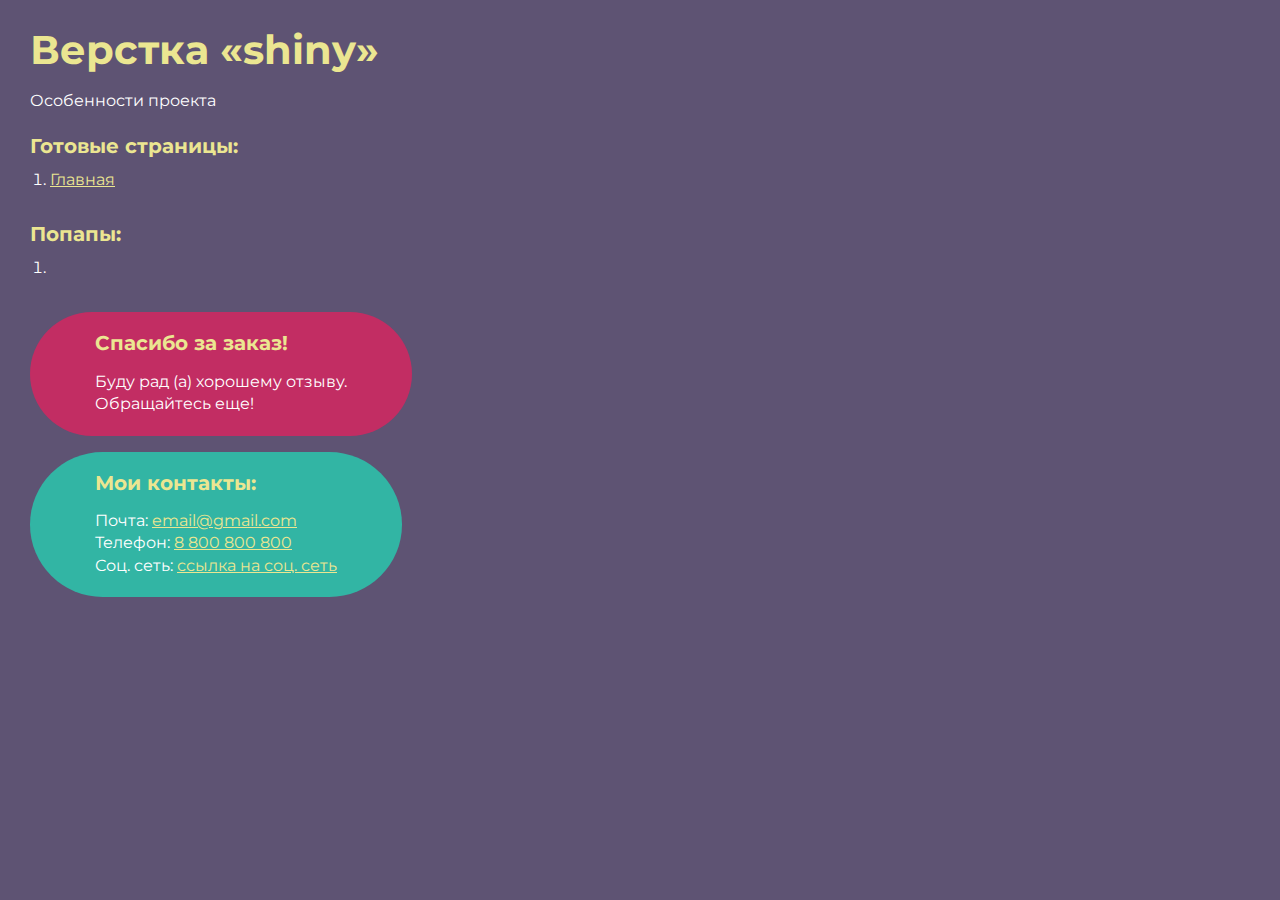
<file: index.html>
<!DOCTYPE html>
<html>

<head>
	<meta charset="UTF-8">
	<meta name="viewport" content="width=device-width, initial-scale=1.0">
	<title>Верстка «shiny»</title>
</head>

<body>
	<div class="rootpage">
		<h1>Верстка «shiny»</h1>
		<div class="rootpage__info">
			Особенности проекта
		</div>
		<h2>Готовые страницы:</h2>
		<ol class="rootpage__list">
			<li><a target="_blank" href="home.html">Главная</a></li>
		</ol>
		<h2>Попапы:</h2>
		<ol class="rootpage__list">
			<li><a target="_blank" href="home.html#"></a></li>
		</ol>
		<div class="rootpage__tnx">
			<h2>Спасибо за заказ!</h2>
			<p>Буду рад (а) хорошему отзыву.</p>
			<p>Обращайтесь еще!</p>
		</div>
		<div class="rootpage__contacts">
			<h2>Мои контакты:</h2>
			<p>Почта: <a href="mailto:email@gmail.com">email@gmail.com</a></p>
			<p>Телефон: <a href="tel:8800800800">8 800 800 800</a></p>
			<p>Соц. сеть: <a href="">ссылка на соц. сеть</a></p>
		</div>
	</div>
</body>
<style>
	@charset "UTF-8";
	@import url("https://fonts.googleapis.com/css?family=Montserrat:regular,700&display=swap");

	*,
	*::before,
	*::after {
		padding: 0px;
		margin: 0px;
		border: 0px;
		box-sizing: border-box;
	}

	html,
	body {
		height: 100%;
		margin: 0;
		padding: 0;
		min-width: 320px;
		width: 100%;
		color: #fff;
		background-color: #5e5373;
	}

	body {
		font-family: Montserrat;
		font-size: 100%;
		line-height: 1;
		font-size: 1rem;
	}

	a {
		text-decoration: underline;
		color: #ebe691
	}

	a:visited {
		text-decoration: underline;
		color: #aaa768;
	}

	a:hover {
		text-decoration: none;
	}

	ul li {
		list-style: none;
	}

	img {
		vertical-align: top;
	}

	.wrapper {
		width: 100%;
		min-height: 100%;
		overflow: hidden;
	}

	.rootpage {
		padding: 30px;
		display: flex;
		flex-direction: column;
		align-items: flex-start;
	}

	@media (max-width: 767px) {
		.rootpage {
			padding: 30px 15px;
		}
	}

	h1 {
		color: #ebe691;
		font-size: 2.5rem;
		margin: 0px 0px 1.25rem 0px;
	}

	@media (max-width: 767px) {
		h1 {
			font-size: 1.85rem;
			margin: 0px 0px 1.25rem 0px;
		}
	}

	h2 {
		color: #ebe691;
		font-size: 1.25rem;
		margin: 0px 0px 1rem 0px;
	}

	@media (max-width: 767px) {
		h2 {
			font-size: 1.125rem;
			margin: 0px 0px 1rem 0px;
		}
	}

	.rootpage__info {
		line-height: 140%;
		margin: 0px 0px 1.5rem 0px;
	}

	.rootpage__list {
		margin: 0px 0px 2.25rem 1.25rem;
	}

	.rootpage__list li:not(:last-child) {
		margin: 0px 0px 15px 0px;
	}

	.rootpage__contacts,
	.rootpage__tnx {
		border-radius: 200px;
		padding: 20px 65px;
		line-height: 140%;
	}

	@media (max-width: 767px) {

		.rootpage__contacts,
		.rootpage__tnx {
			border-radius: 40px;
			padding: 20px;
		}
	}

	.rootpage__contacts {
		background: #32b5a4;

	}

	.rootpage__contacts a {
		color: #ebe691;
	}

	.rootpage__tnx {
		background: #c22d63;
		margin: 0px 0px 1rem 0px;
	}
</style>

</html>
</file>
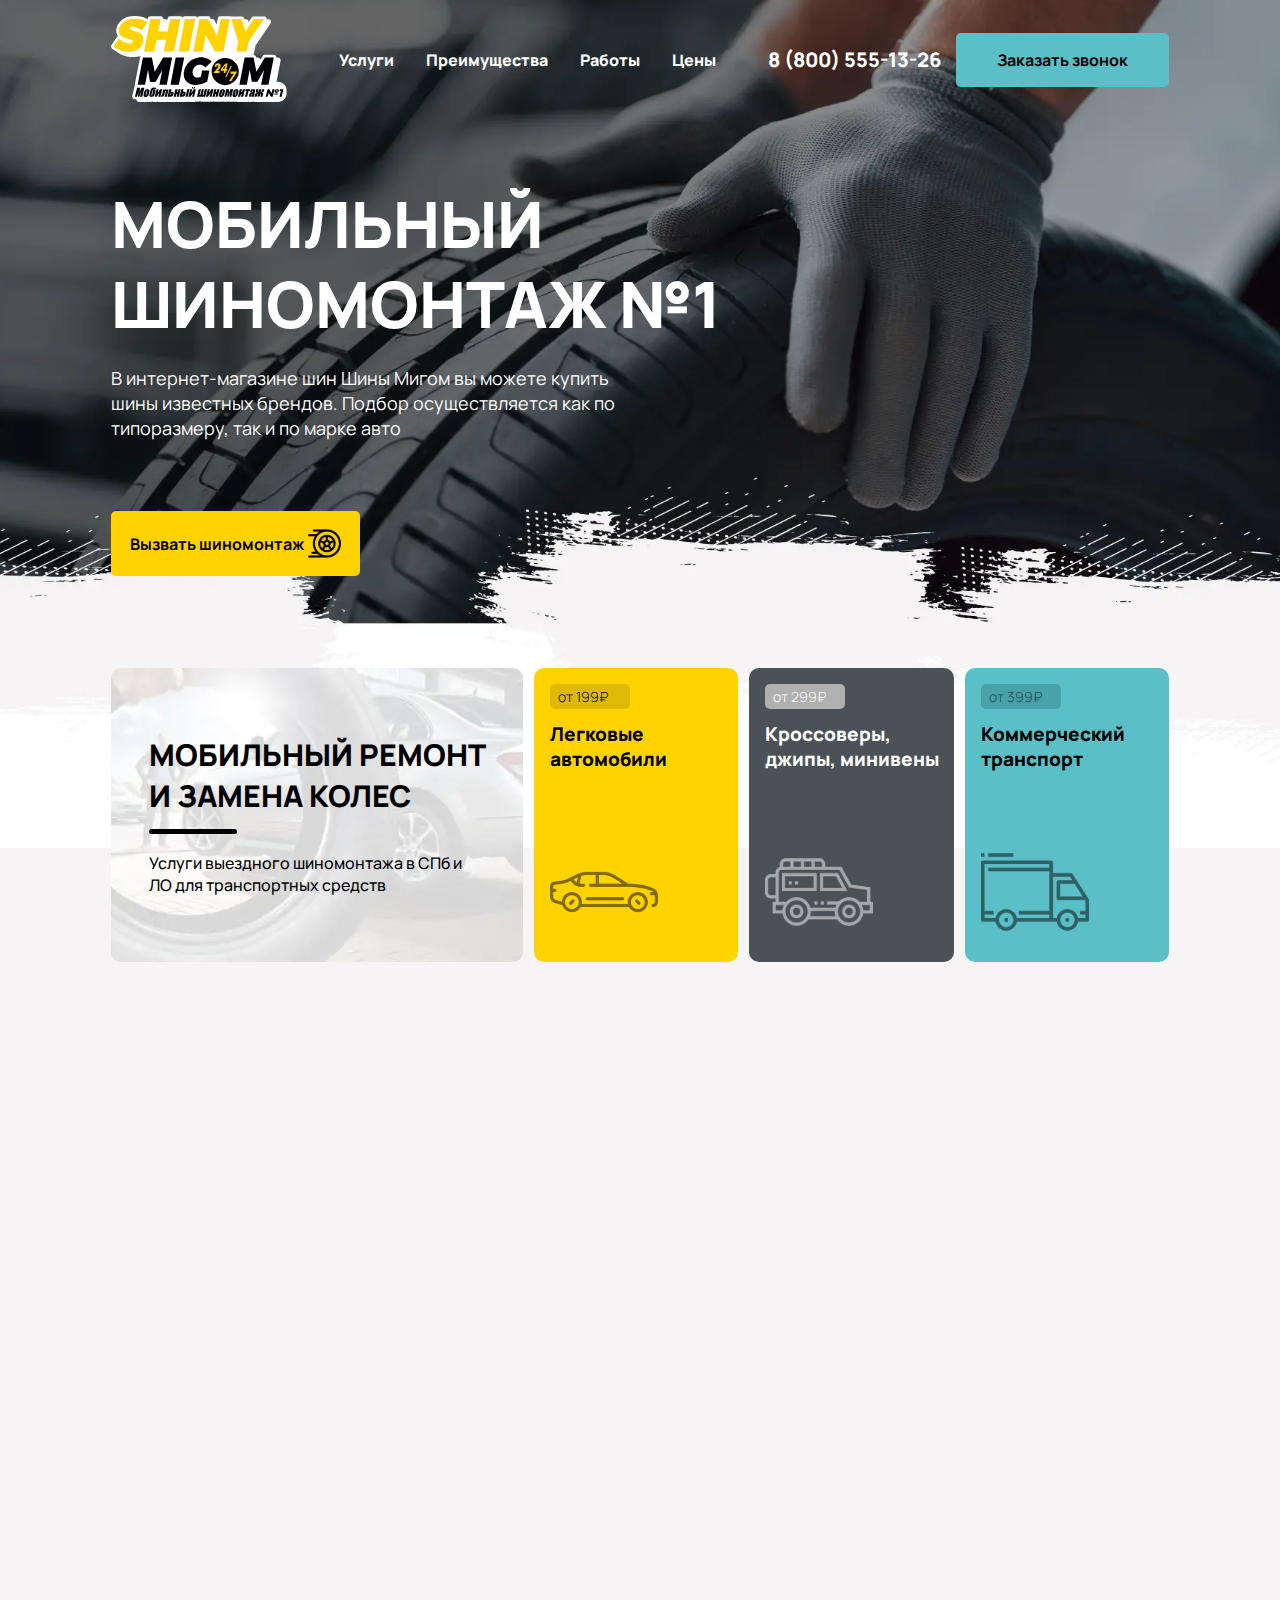
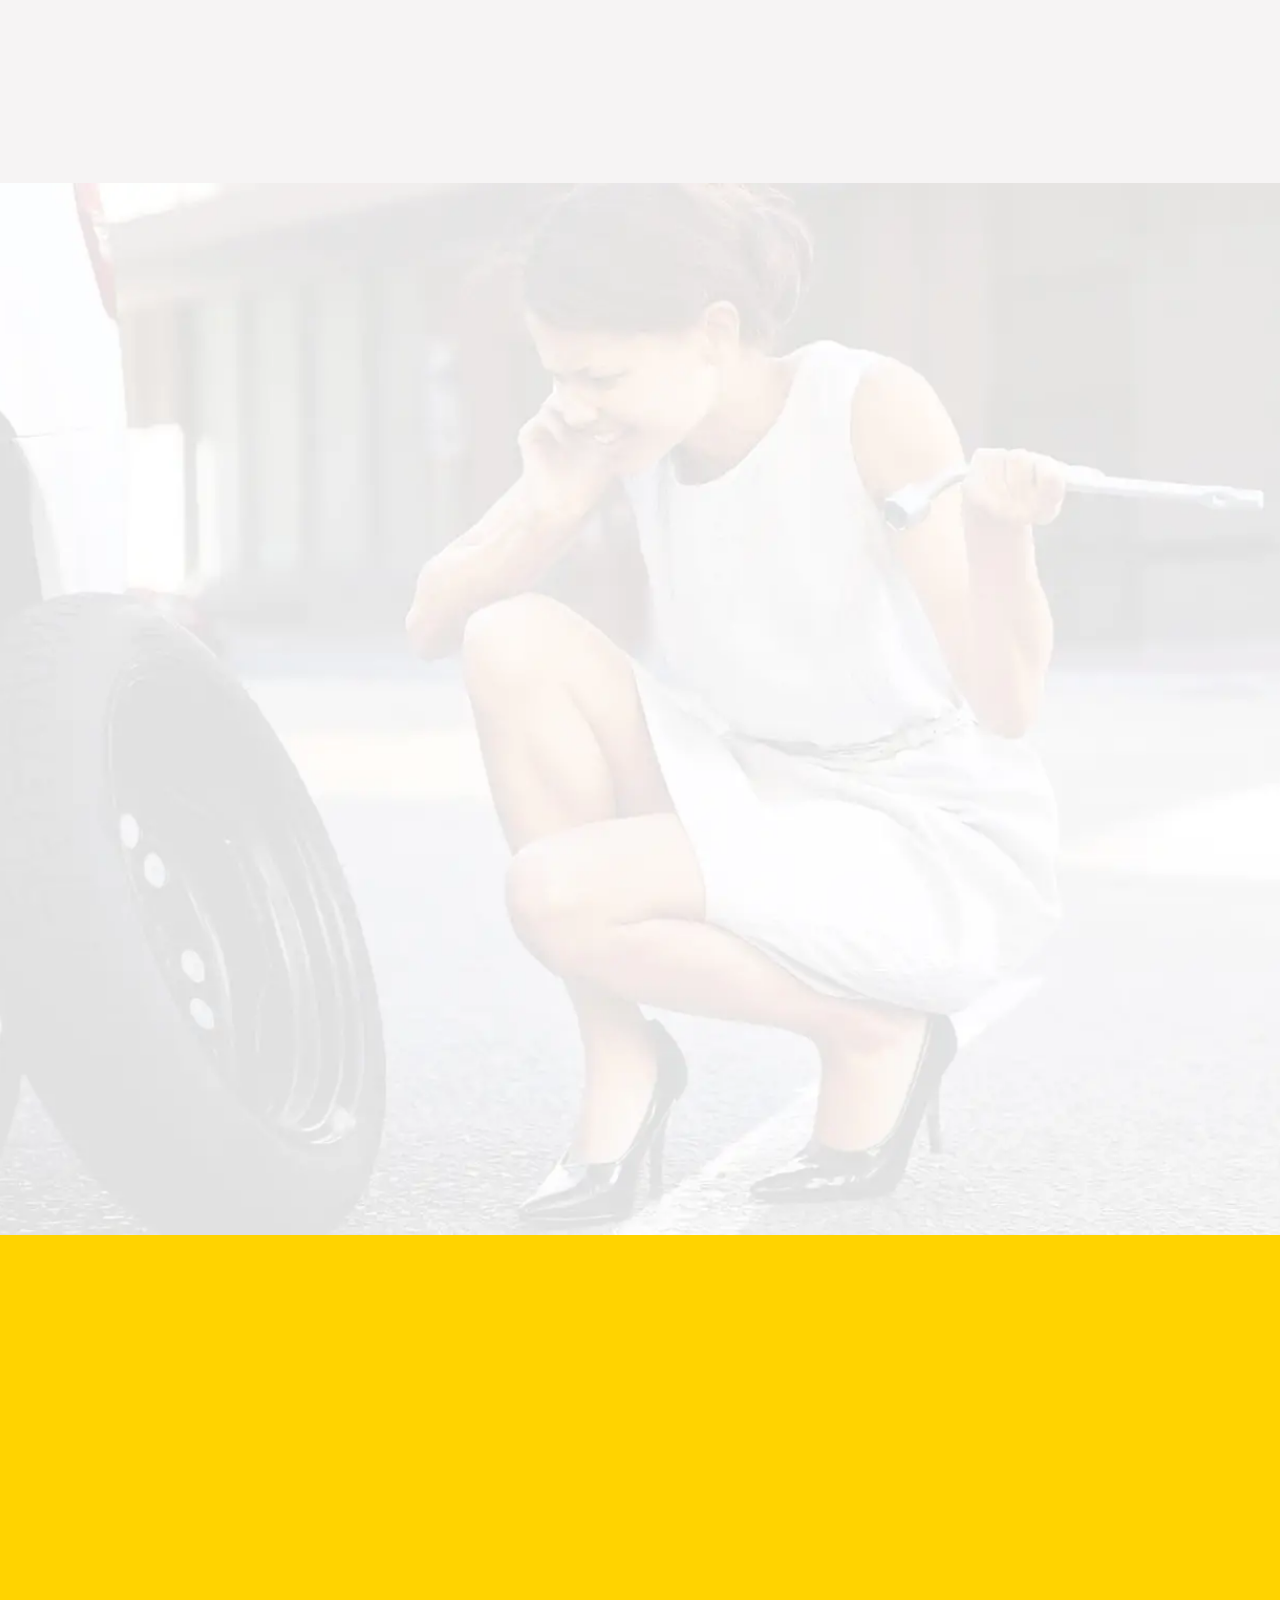
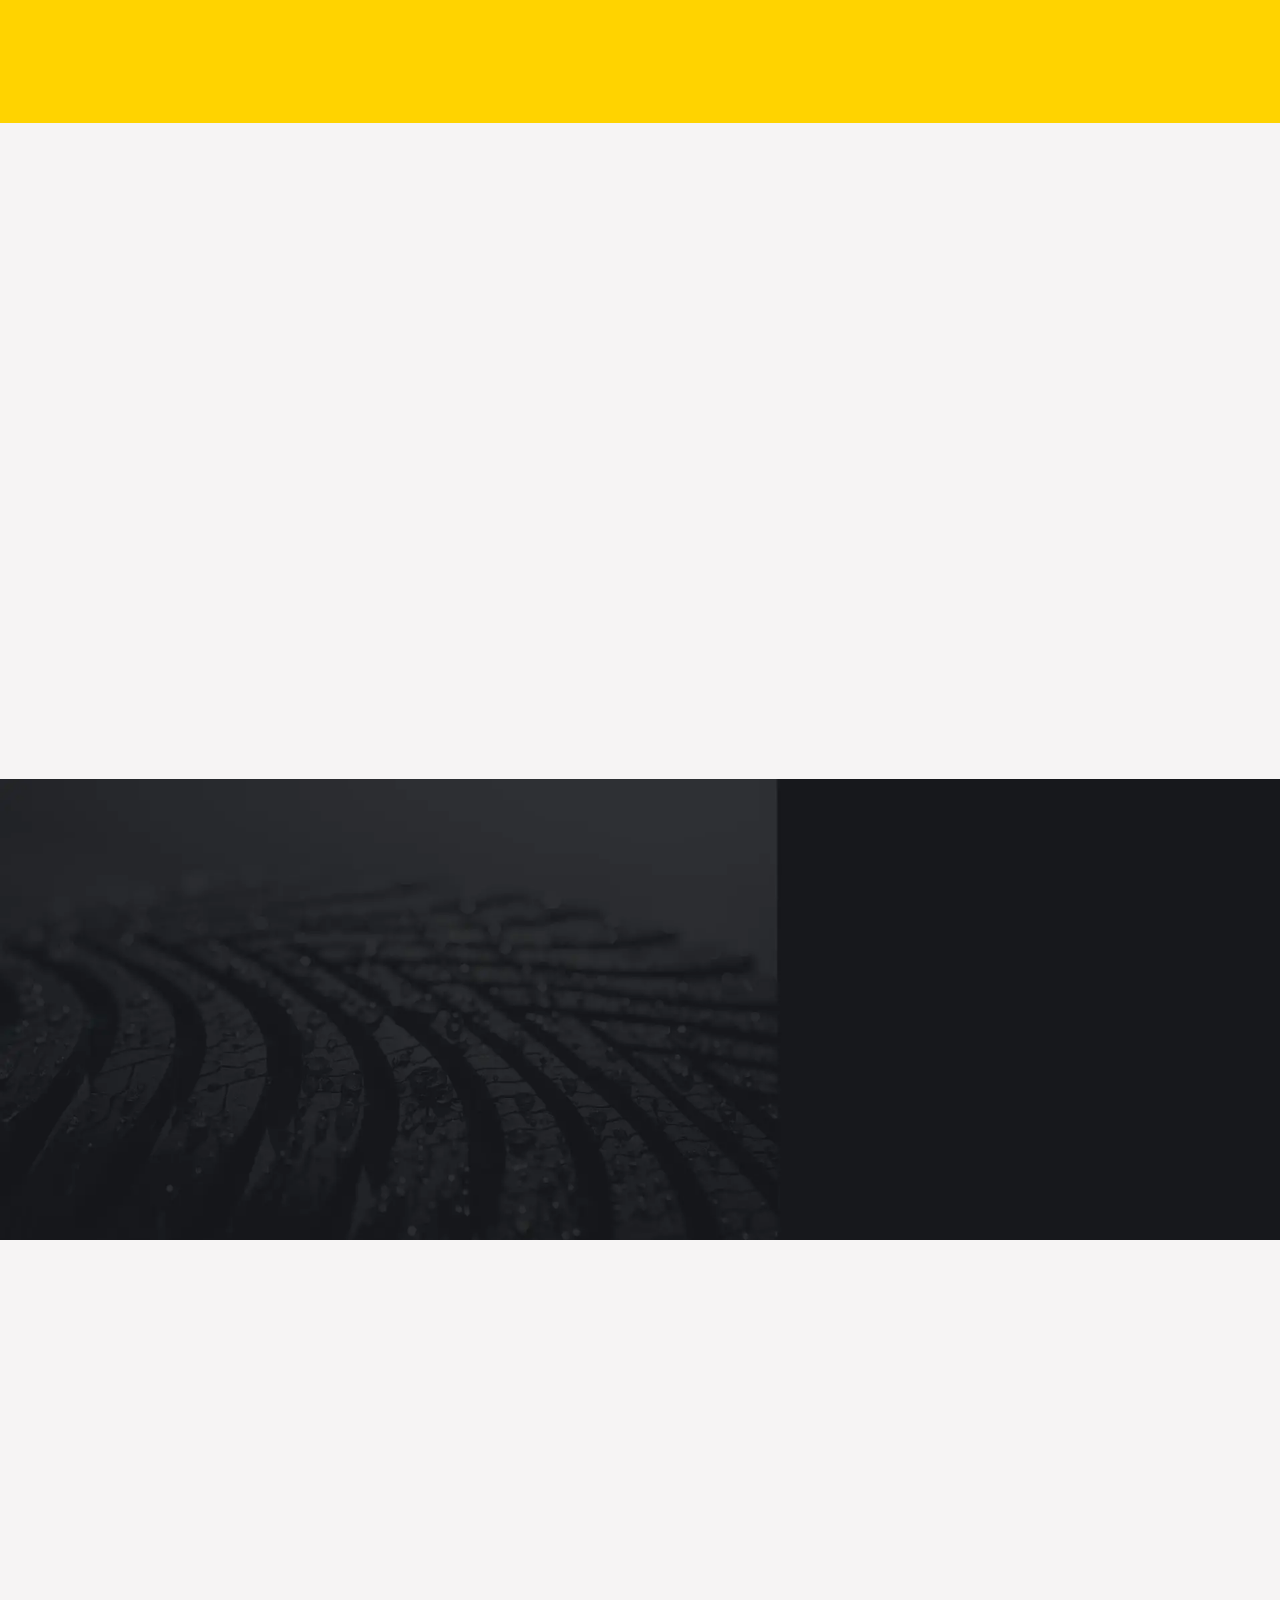
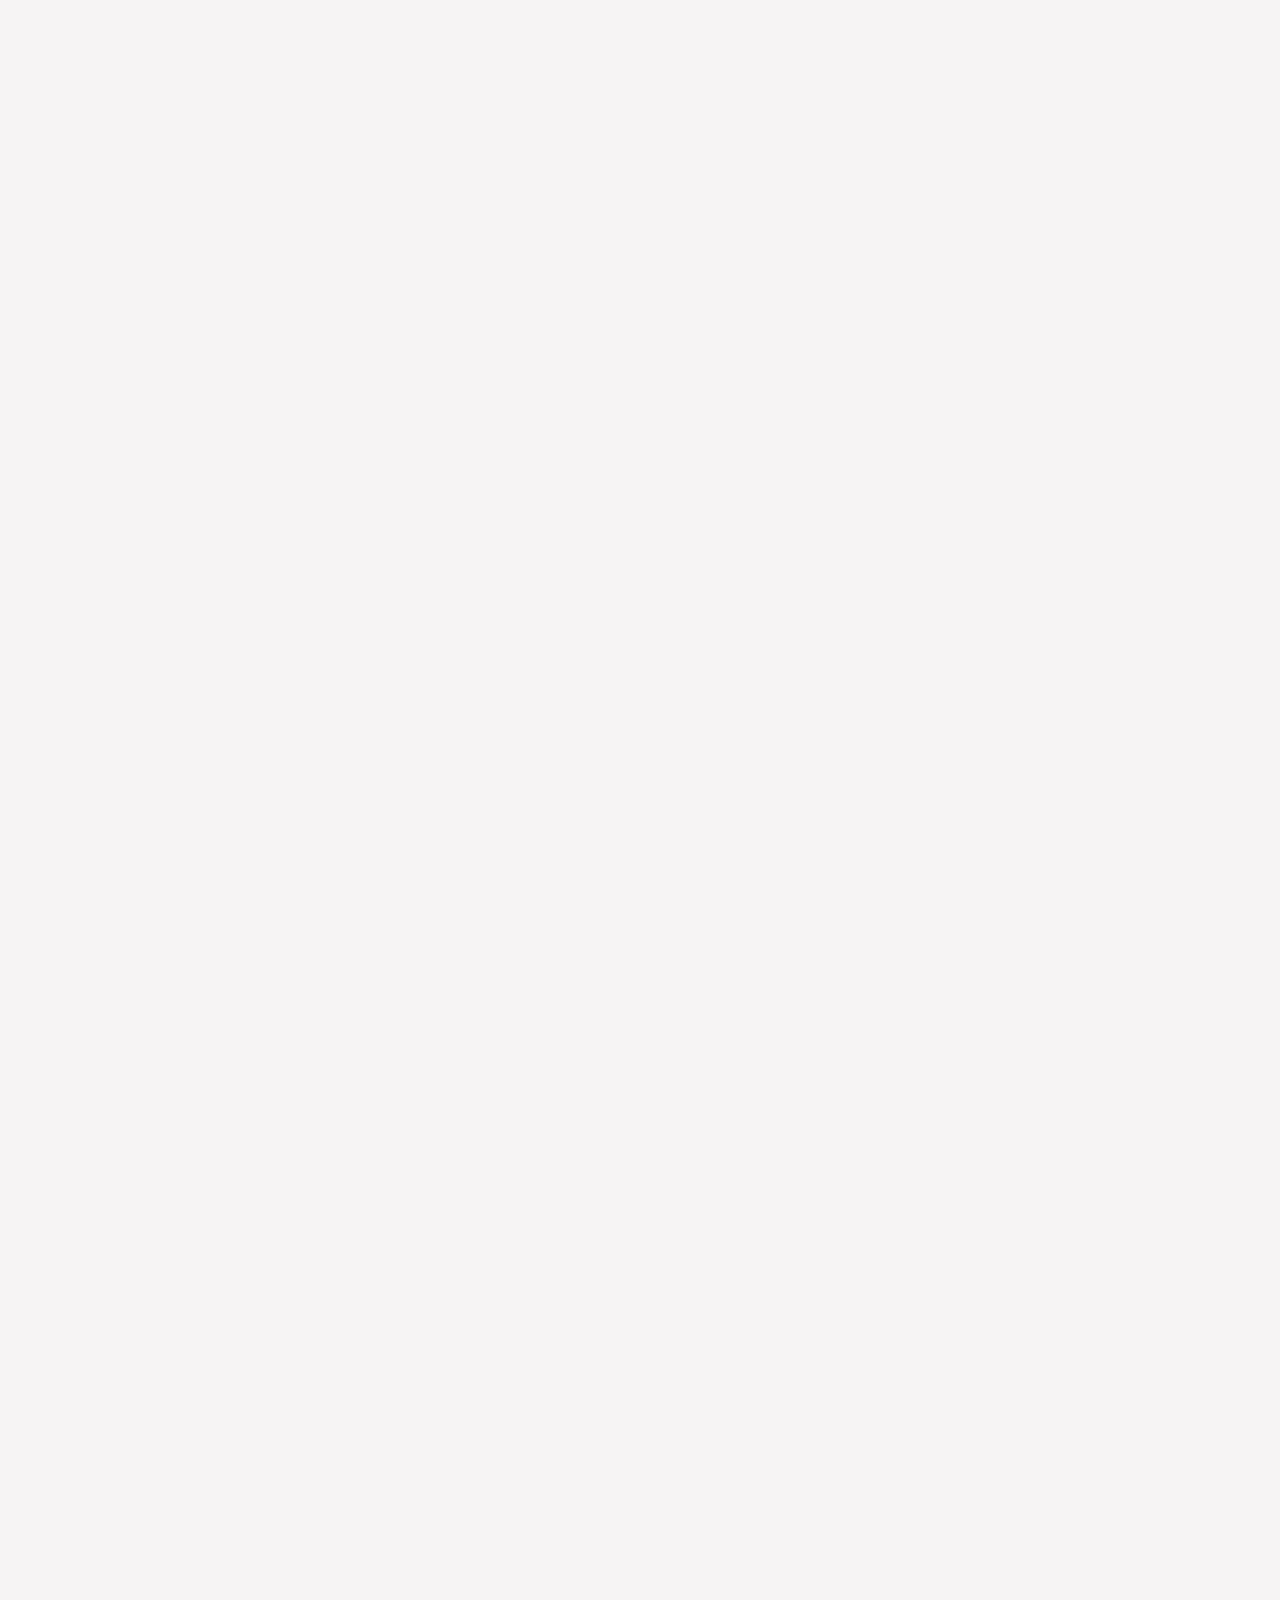
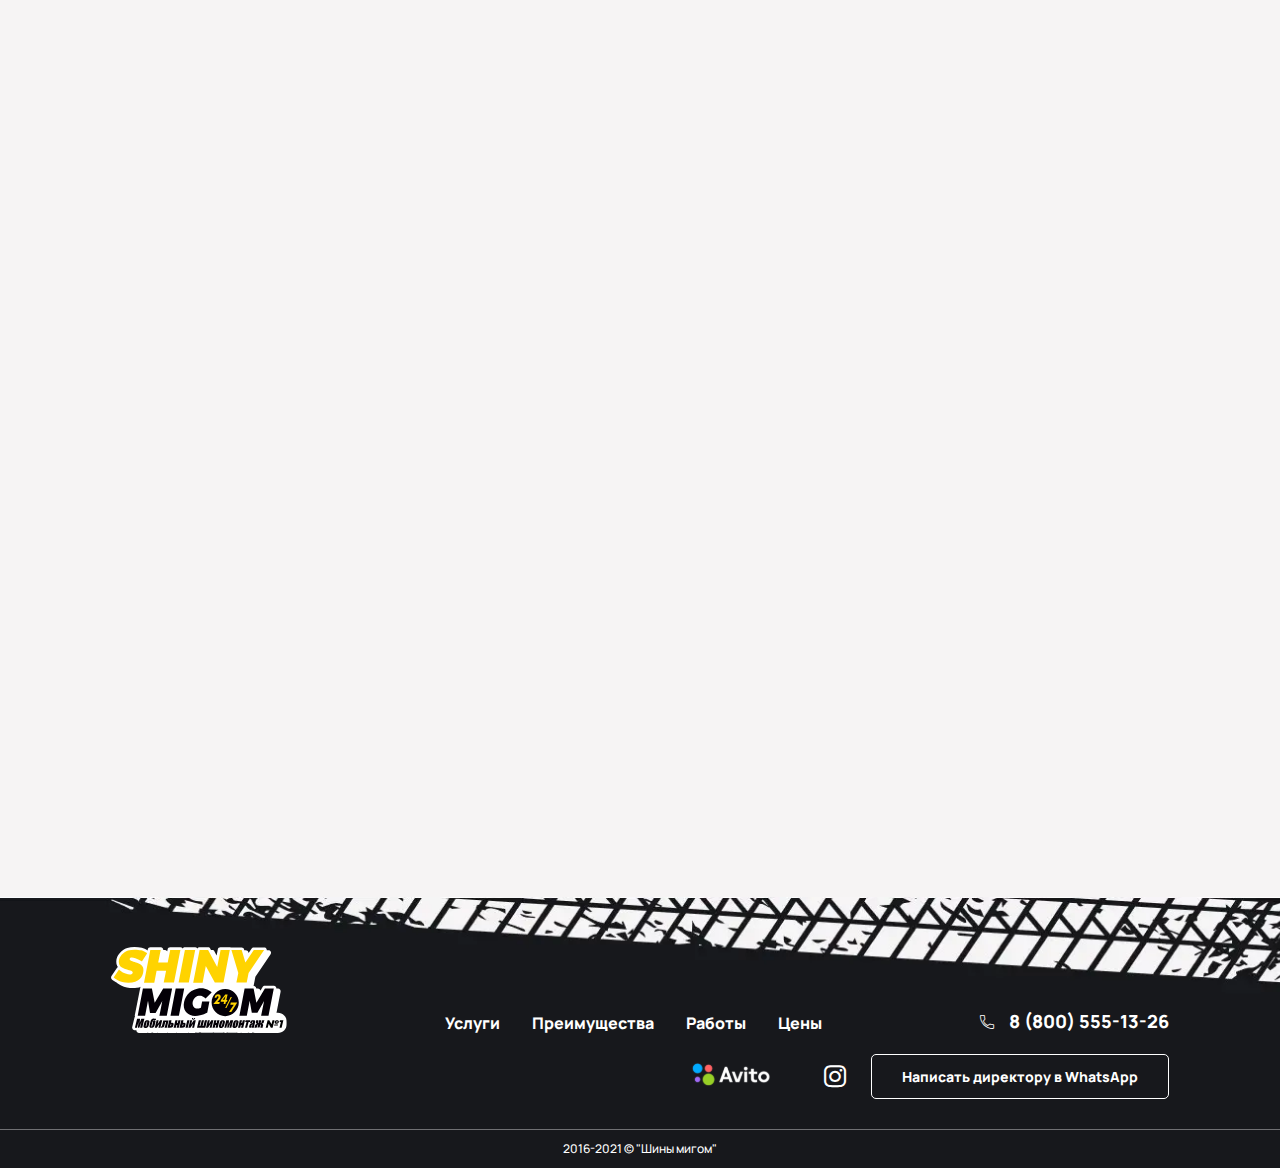
<file: home.html>
<!DOCTYPE html>
<html lang="ru">

<head>
	<title>Главная</title>
	<meta charset="UTF-8">
	<meta name="format-detection" content="telephone=no">
	<!-- <style>body{opacity: 0;}</style> -->
	<link rel="stylesheet" href="css/style.min.css?_v=20220714165736">
	<link rel="shortcut icon" href="favicon.ico">
	<!-- <meta name="robots" content="noindex, nofollow"> -->
	<meta name="viewport" content="width=device-width, initial-scale=1.0">
</head>

<body>
	<div class="wrapper">
		<header data-lp data-scroll="105" data-scroll-show="1000" class="header">
			<div class="header__container">
				<div class="header__img">
					<a href="" class="header__image">
						<img src="img/header/logo.svg" alt="">
					</a>
				</div>
				<div class="header__menu menu ">
					<nav class="menu__body menu__body_burger">
						<ul class="menu__list menu__list_burger">
							<li class="menu__item">
								<a data-goto-speed="500" data-goto-header data-goto=".mobile-repair-page" href="" class="menu__link">Услуги</a>
							</li>
							<li class="menu__item">
								<a data-goto-speed="1000" data-goto-header data-goto=".page-advantage" href="" class="menu__link">Преимущества</a>
							</li>
							<li class="menu__item">
								<a data-goto-speed="1000" data-goto-header data-goto=".page-additionals-work" href="" class="menu__link">Работы</a>
							</li>
							<li class="menu__item">
								<a data-goto-speed="1000" data-goto-header data-goto=".prices-page" href="" class="menu__link">Цены</a>
							</li>
						</ul>
					</nav>
				</div>
				<div data-da=".menu__body, 550" class="header__items">
					<a class="header__phone-number" href="tel:88005551326">8 (800) 555-13-26</a>
					<a data-popup="#callback" class="header__button main-button main-button_blue" href="">Заказать звонок</a>
				</div>
				<div class="header__button-wrap">
					<button type="button" class="menu__icon icon-menu"><span></span></button>
				</div>
			</div>
		</header>
		<main class="page">
			<div class="page__main main-page">
				<div data-watch data-watch-threshold="0.2" class="main-page__container">
					<section class="main-page__top top-main-page">
						<h1 class="top-main-page__title">Мобильный
							ШИНОМОНТАЖ №1</h1>
						<p class="top-main-page__text">В интернет-магазине шин Шины Мигом вы можете купить шины известных
							брендов.
							Подбор осуществляется как по типоразмеру, так и по марке авто</p>
					</section>
					<a class="main-page__button main-button main-button_icon" href="">Вызвать шиномонтаж</a>
				</div>

			</div>
			<div class="page__mobile-repair mobile-repair-page">
				<div data-watch data-watch-threshold="0.2" class="mobile-repair-page__container">
					<div class="mobile-repair-page__items">
						<div class="mobile-repair-page__item item-mobile-repair-page item-mobile-repair-page_wide">
							<div class="item-mobile-repair-page__body item-mobile-repair-page__body_wide">
								<h4 class="item-mobile-repair-page__title-wide ">МОБИЛЬНЫЙ РЕМОНТ И ЗАМЕНА КОЛЕС</h4>
								<div class="item-mobile-repair-page__text">Услуги выездного шиномонтажа в СПб и ЛО для
									транспортных средств</div>
							</div>
						</div>
						<div class="mobile-repair-page__item item-mobile-repair-page item-mobile-repair-page_yellow">
							<div class="item-mobile-repair-page__body">
								<div class="item-mobile-repair-page__top">
									<div class="item-mobile-repair-page__price item-mobile-repair-page__price_yellow">от 199₽
									</div>
									<h4 class="item-mobile-repair-page__title">Легковые автомобили</h4>
								</div>
								<div class="item-mobile-repair-page__img">
									<div class="item-mobile-repair-page__image-ibg">
										<img src="img/mobile-repair/sedan.svg" alt="">
									</div>
								</div>
							</div>
						</div>
						<div class="mobile-repair-page__item item-mobile-repair-page item-mobile-repair-page_gray">
							<div class="item-mobile-repair-page__body">
								<div class="item-mobile-repair-page__top">
									<div class="item-mobile-repair-page__price item-mobile-repair-page__price_gray">от 299₽
									</div>
									<h4 class="item-mobile-repair-page__title">Кроссоверы, джипы, минивены</h4>
								</div>
								<div class="item-mobile-repair-page__img">
									<div class="item-mobile-repair-page__image-ibg">
										<img src="img/mobile-repair/jeep.svg" alt="">
									</div>
								</div>
							</div>
						</div>
						<div class="mobile-repair-page__item item-mobile-repair-page item-mobile-repair-page_blue">
							<div class="item-mobile-repair-page__body">
								<div class="item-mobile-repair-page__top">
									<div class="item-mobile-repair-page__price item-mobile-repair-page__price_blue">от 399₽
									</div>
									<h4 class="item-mobile-repair-page__title">Коммерческий транспорт</h4>
								</div>
								<div class="item-mobile-repair-page__img">
									<div class="item-mobile-repair-page__image-ibg">
										<img src="img/mobile-repair/truck.svg" alt="">
									</div>
								</div>
							</div>
						</div>
					</div>
				</div>
			</div>
			<div class="page__for-legal-entities for-legal-entities-page">
				<div data-watch data-watch-threshold="0.2" class="for-legal-entities-page__container">
					<div class="for-legal-entities-page__top top-for-legal-entities-page">
						<h2 class="top-for-legal-entities-page__title main-title">Для юридических лиц</h2>
						<h3 class="top-for-legal-entities-page__subtitle"> <span>Акция!</span> Первое авто бесплатно!</h3>
					</div>
					<div class="for-legal-entities-page__columns">
						<div class="for-legal-entities-page__img">
							<div class="for-legal-entities-page__image-ibg">
								<picture><source data-srcset="img/for_legal_entities/cars.webp" type="image/webp"><img data-src="img/for_legal_entities/cars.jpg" alt=""></picture>
							</div>
						</div>
						<div class="for-legal-entities-page__content content-for-legal-entities-page">
							<ul class="content-for-legal-entities-page__list">
								<li class="content-for-legal-entities-page__list-item">Работа с НДС</li>
								<li class="content-for-legal-entities-page__list-item">Комплексное обслуживание автопарков</li>
								<li class="content-for-legal-entities-page__list-item">Заключение договора</li>
								<li class="content-for-legal-entities-page__list-item">Оплата после выполнения работ</li>
							</ul>
							<form class="content-for-legal-entities-page__form form-content-for-legal-entities-page" action="#">
								<label class="form-content-for-legal-entities-page__label" for="number">Ваш телефон</label>
								<div class="form-content-for-legal-entities-page__input-wrap">
									<input id="number" pattern="[0-9]{3}-[0-9]{3}-[0-9]{4}" required autocomplete="off" type="tel" name="phone" data-error="Ошибка" placeholder="+7 ( _ _ _ )   _ _ _    _ _    _ _" class="form-content-for-legal-entities-page__input">
								</div>
								<div class="form-content-for-legal-entities-page__button-wrap button-wrap-form-content-for-legal-entities-page">
									<button class="button-wrap-form-content-for-legal-entities-page__button main-button" type="submit">Оформить заявку</button>
								</div>
							</form>

						</div>
					</div>
				</div>
			</div>
			<div class="page__advantage page-advantage">
				<div data-watch data-watch-threshold="0.2" class="page-advantage__container">
					<div class="page-advantage__top top-for-legal-entities-page">
						<h2 class="top-for-legal-entities-page__title main-title">Преимущества мобильного шиномонтажа</h2>
					</div>
					<div class="page-advantage__body body-page-advantage">
						<ul class="body-page-advantage__list">
							<li class="body-page-advantage__item-list">Онлайн запись</li>
							<li class="body-page-advantage__item-list">Бесконтактное обслуживание</li>
							<li class="body-page-advantage__item-list">Сертифицированное оборудование и мастера</li>
							<li class="body-page-advantage__item-list">Гарантия на все виды работ 365 дней</li>
						</ul>
						<div class="body-page-advantage__img">
							<div class="body-page-advantage__image-ibg">
								<img data-src="img/advantage/1.svg" alt="">
							</div>
						</div>
						<ul class="body-page-advantage__list">
							<li class="body-page-advantage__item-list">Все типы оплат</li>
							<li class="body-page-advantage__item-list">Без очередей</li>
							<li class="body-page-advantage__item-list"> В удобном месте</li>
							<li class="body-page-advantage__item-list">В удобном месте</li>
						</ul>
					</div>
				</div>
			</div>
			<div class="page__mobile-tire-service page-mobile-tire-service">
				<div data-watch data-watch-threshold="0.2" class="page-mobile-tire-service__container">
					<div class="page-mobile-tire-service__top top-for-legal-entities-page">
						<h2 class="top-for-legal-entities-page__title main-title">МОБИЛЬНЫЙ ШИНОМОНТАЖ 24 ЧАСА В СУТКИ</h2>
					</div>
					<form class="page-mobile-tire-service__form form-content-for-legal-entities-page" action="#">
						<div class="form-content-for-legal-entities-page__wrap-form">
							<label class="form-content-for-legal-entities-page__label" for="m-number">Ваш телефон</label>
							<div class="form-content-for-legal-entities-page__input-wrap">
								<input id="m-number" pattern="[0-9]{3}-[0-9]{3}-[0-9]{4}" required autocomplete="off" type="tel" name="phone" data-error="Ошибка" placeholder="+7 ( _ _ _ )   _ _ _    _ _    _ _" class="form-content-for-legal-entities-page__input">
							</div>
						</div>
						<div class="form-content-for-legal-entities-page__button-wrap button-wrap-form-content-for-legal-entities-page button-wrap-form-content-for-legal-entities-page_bottom">
							<button class="button-wrap-form-content-for-legal-entities-page__button main-button main-button_black" type="submit">Оформить заявку</button>
						</div>
					</form>
				</div>
			</div>
			<div class="page__additionals-work page-additionals-work">
				<div data-watch data-watch-threshold="0.2" class="page-additionals-work__container">
					<div class="page-additionals-work__top top-for-legal-entities-page">
						<h2 class="top-for-legal-entities-page__title main-title">Дополнительные работы</h2>
					</div>
					<div class="page-additionals-work__content">
						<div class="page-additionals-work__img">
							<div class="page-additionals-work__image-ibg">
								<img data-src="img/additionals-work/1.svg" alt="">
							</div>
						</div>
						<ul class="page-additionals-work__list">
							<li class="page-additionals-work__item-list">Сезонное хранение шин
							</li>
							<li class="page-additionals-work__item-list">Ремонт шин и дисков
							</li>
							<li class="page-additionals-work__item-list">Снятие секреток
							</li>
							<li class="page-additionals-work__item-list">Ошиповка
							</li>
							<li class="page-additionals-work__item-list">Покраска дисков
							</li>
							<li class="page-additionals-work__item-list">Утилизация шин
							</li>
							<li class="page-additionals-work__item-list">Заправка кондиционера
							</li>
							<li class="page-additionals-work__item-list">Запуск авто в зимнее время
							</li>
							<li class="page-additionals-work__item-list">Trade in шин</li>
						</ul>
					</div>
				</div>
			</div>
			<div class="page__location page-location">
				<div class="page-location__content">
					<div data-watch data-watch-threshold="0.2" class="page-location__container">
						<div class="page-location__body">
							<h2 class="page-location__title">Карта покрытия мобильного шиномонтажа</h2>
							<div class="page-location__item">Зона покрытия</div>
						</div>
					</div>
				</div>
				<div class="page-location__wrap-map">
					<div class="page-location__body-map">
						<iframe class="page-location__map" data-src="https://www.google.com/maps/embed?pb=!1m18!1m12!1m3!1d255980.6347196437!2d30.130928188993234!3d59.918058176414014!2m3!1f0!2f0!3f0!3m2!1i1024!2i768!4f13.1!3m3!1m2!1s0x4696378cc74a65ed%3A0x6dc7673fab848eff!2z0KHQsNC90LrRgi3Qn9C10YLQtdGA0LHRg9GA0LM!5e0!3m2!1sru!2sru!4v1647247363030!5m2!1sru!2sru" loading="lazy"></iframe>
					</div>
				</div>
			</div>
			<div class="page__prices prices-page">
				<div data-watch data-watch-threshold="0.2" class="prices-page__container">
					<div class="prices-page__top top-for-legal-entities-page">
						<h2 class="top-for-legal-entities-page__title main-title">ЦЕНЫ НА МОБИЛЬНЫЙ ШИНОМОНТАЖ</h2>
					</div>

					<div data-tabs class="prices-page__tabs tabs-prices-page">
						<div class="tabs-prices-page__top">
							<div class="tabs-prices-page__item">Выберите Ø колёс</div>
							<nav data-tabs-titles class="tabs-prices-page__navigation">
								<button type="button" class="tabs-prices-page__title _tab-active">R 13-15</button>
								<button type="button" class="tabs-prices-page__title">R 16</button>
								<button type="button" class="tabs-prices-page__title">R 17</button>
								<button type="button" class="tabs-prices-page__title">R 18</button>
								<button type="button" class="tabs-prices-page__title">R 19</button>
								<button type="button" class="tabs-prices-page__title">R 20</button>
								<button type="button" class="tabs-prices-page__title">R 21-22</button>
							</nav>
						</div>
						<div data-tabs-body class="tabs-prices-page__content">
							<div class="tabs-prices-page__body body-tabs-prices-page">
								<div class="body-tabs-prices-page__items">
									<div class="body-tabs-prices-page__item">
										<div class="body-tabs-prices-page__name">Снятие и установка колеса</div>
										<div class="body-tabs-prices-page__sale">120 ₽</div>
									</div>
									<div class="body-tabs-prices-page__item">
										<div class="body-tabs-prices-page__name">Демонтаж/монтаж шины</div>
										<div class="body-tabs-prices-page__sale">125 ₽</div>
									</div>
									<div class="body-tabs-prices-page__item">
										<div class="body-tabs-prices-page__name">Балансировка колеса с учетом грузиков</div>
										<div class="body-tabs-prices-page__sale">105 ₽</div>
									</div>
									<div class="body-tabs-prices-page__item">
										<div class="body-tabs-prices-page__name">Установка клапана резинового</div>
										<div class="body-tabs-prices-page__sale">30 ₽</div>
									</div>
									<div class="body-tabs-prices-page__item">
										<div class="body-tabs-prices-page__name">Установка клапана металлического</div>
										<div class="body-tabs-prices-page__sale">50 ₽</div>
									</div>
									<div class="body-tabs-prices-page__item">
										<div class="body-tabs-prices-page__name">Установка одного датчика давления</div>
										<div class="body-tabs-prices-page__sale">200 ₽</div>
									</div>
									<div class="body-tabs-prices-page__item">
										<div class="body-tabs-prices-page__name">Очистка и смазка ступицы, шпилек/болтов</div>
										<div class="body-tabs-prices-page__sale">100 ₽</div>
									</div>
									<div class="body-tabs-prices-page__item">
										<div class="body-tabs-prices-page__name">Ремонт камеры (одно повреждение)</div>
										<div class="body-tabs-prices-page__sale">350 ₽</div>
									</div>
									<div class="body-tabs-prices-page__item">
										<div class="body-tabs-prices-page__name">Ремонт прокола жгутом</div>
										<div class="body-tabs-prices-page__sale">300-600 ₽</div>
									</div>
									<div class="body-tabs-prices-page__item">
										<div class="body-tabs-prices-page__name">Ремонт прокола грибком</div>
										<div class="body-tabs-prices-page__sale">600-700 ₽</div>
									</div>
									<div class="body-tabs-prices-page__item">
										<div class="body-tabs-prices-page__name">Ремонт бокового пореза шины</div>
										<div class="body-tabs-prices-page__sale">600-1400 ₽</div>
									</div>
									<div class="body-tabs-prices-page__item">
										<div class="body-tabs-prices-page__name">Утилизация шины</div>
										<div class="body-tabs-prices-page__sale">400 ₽</div>
									</div>
									<div class="body-tabs-prices-page__item">
										<div class="body-tabs-prices-page__name">Коэф. для внедорожников и низкопрофильной резины
										</div>
										<div class="body-tabs-prices-page__sale">1,2</div>
									</div>
									<div class="body-tabs-prices-page__item">
										<div class="body-tabs-prices-page__name">Выезд шиномонтажа (день/ночь)</div>
										<div class="body-tabs-prices-page__sale">500 ₽</div>
									</div>
									<div class="body-tabs-prices-page__item">
										<div class="body-tabs-prices-page__name">Дополнительно оплачивается выезд за КАД</div>
										<div class="body-tabs-prices-page__sale">800 ₽</div>
									</div>
								</div>
							</div>
							<div class="tabs-prices-page__body body-tabs-prices-page">
								<div class="body-tabs-prices-page__items">
									<div class="body-tabs-prices-page__item">
										<div class="body-tabs-prices-page__name">Снятие и установка колеса</div>
										<div class="body-tabs-prices-page__sale">120 ₽</div>
									</div>
									<div class="body-tabs-prices-page__item">
										<div class="body-tabs-prices-page__name">Демонтаж/монтаж шины</div>
										<div class="body-tabs-prices-page__sale">125 ₽</div>
									</div>
									<div class="body-tabs-prices-page__item">
										<div class="body-tabs-prices-page__name">Балансировка колеса с учетом грузиков</div>
										<div class="body-tabs-prices-page__sale">105 ₽</div>
									</div>
									<div class="body-tabs-prices-page__item">
										<div class="body-tabs-prices-page__name">Установка клапана резинового</div>
										<div class="body-tabs-prices-page__sale">30 ₽</div>
									</div>
									<div class="body-tabs-prices-page__item">
										<div class="body-tabs-prices-page__name">Установка клапана металлического</div>
										<div class="body-tabs-prices-page__sale">50 ₽</div>
									</div>
									<div class="body-tabs-prices-page__item">
										<div class="body-tabs-prices-page__name">Установка одного датчика давления</div>
										<div class="body-tabs-prices-page__sale">200 ₽</div>
									</div>
									<div class="body-tabs-prices-page__item">
										<div class="body-tabs-prices-page__name">Очистка и смазка ступицы, шпилек/болтов</div>
										<div class="body-tabs-prices-page__sale">100 ₽</div>
									</div>
									<div class="body-tabs-prices-page__item">
										<div class="body-tabs-prices-page__name">Ремонт камеры (одно повреждение)</div>
										<div class="body-tabs-prices-page__sale">350 ₽</div>
									</div>
									<div class="body-tabs-prices-page__item">
										<div class="body-tabs-prices-page__name">Ремонт прокола жгутом</div>
										<div class="body-tabs-prices-page__sale">300-600 ₽</div>
									</div>
									<div class="body-tabs-prices-page__item">
										<div class="body-tabs-prices-page__name">Ремонт прокола грибком</div>
										<div class="body-tabs-prices-page__sale">600-700 ₽</div>
									</div>
									<div class="body-tabs-prices-page__item">
										<div class="body-tabs-prices-page__name">Ремонт бокового пореза шины</div>
										<div class="body-tabs-prices-page__sale">600-1400 ₽</div>
									</div>
									<div class="body-tabs-prices-page__item">
										<div class="body-tabs-prices-page__name">Утилизация шины</div>
										<div class="body-tabs-prices-page__sale">400 ₽</div>
									</div>
									<div class="body-tabs-prices-page__item">
										<div class="body-tabs-prices-page__name">Коэф. для внедорожников и низкопрофильной резины
										</div>
										<div class="body-tabs-prices-page__sale">1,2</div>
									</div>
									<div class="body-tabs-prices-page__item">
										<div class="body-tabs-prices-page__name">Выезд шиномонтажа (день/ночь)</div>
										<div class="body-tabs-prices-page__sale">500 ₽</div>
									</div>
									<div class="body-tabs-prices-page__item">
										<div class="body-tabs-prices-page__name">Дополнительно оплачивается выезд за КАД</div>
										<div class="body-tabs-prices-page__sale">800 ₽</div>
									</div>
								</div>
							</div>
							<div class="tabs-prices-page__body body-tabs-prices-page">
								<div class="body-tabs-prices-page__items">
									<div class="body-tabs-prices-page__item">
										<div class="body-tabs-prices-page__name">Снятие и установка колеса</div>
										<div class="body-tabs-prices-page__sale">120 ₽</div>
									</div>
									<div class="body-tabs-prices-page__item">
										<div class="body-tabs-prices-page__name">Демонтаж/монтаж шины</div>
										<div class="body-tabs-prices-page__sale">125 ₽</div>
									</div>
									<div class="body-tabs-prices-page__item">
										<div class="body-tabs-prices-page__name">Балансировка колеса с учетом грузиков</div>
										<div class="body-tabs-prices-page__sale">105 ₽</div>
									</div>
									<div class="body-tabs-prices-page__item">
										<div class="body-tabs-prices-page__name">Установка клапана резинового</div>
										<div class="body-tabs-prices-page__sale">30 ₽</div>
									</div>
									<div class="body-tabs-prices-page__item">
										<div class="body-tabs-prices-page__name">Установка клапана металлического</div>
										<div class="body-tabs-prices-page__sale">50 ₽</div>
									</div>
									<div class="body-tabs-prices-page__item">
										<div class="body-tabs-prices-page__name">Установка одного датчика давления</div>
										<div class="body-tabs-prices-page__sale">200 ₽</div>
									</div>
									<div class="body-tabs-prices-page__item">
										<div class="body-tabs-prices-page__name">Очистка и смазка ступицы, шпилек/болтов</div>
										<div class="body-tabs-prices-page__sale">100 ₽</div>
									</div>
									<div class="body-tabs-prices-page__item">
										<div class="body-tabs-prices-page__name">Ремонт камеры (одно повреждение)</div>
										<div class="body-tabs-prices-page__sale">350 ₽</div>
									</div>
									<div class="body-tabs-prices-page__item">
										<div class="body-tabs-prices-page__name">Ремонт прокола жгутом</div>
										<div class="body-tabs-prices-page__sale">300-600 ₽</div>
									</div>
									<div class="body-tabs-prices-page__item">
										<div class="body-tabs-prices-page__name">Ремонт прокола грибком</div>
										<div class="body-tabs-prices-page__sale">600-700 ₽</div>
									</div>
									<div class="body-tabs-prices-page__item">
										<div class="body-tabs-prices-page__name">Ремонт бокового пореза шины</div>
										<div class="body-tabs-prices-page__sale">600-1400 ₽</div>
									</div>
									<div class="body-tabs-prices-page__item">
										<div class="body-tabs-prices-page__name">Утилизация шины</div>
										<div class="body-tabs-prices-page__sale">400 ₽</div>
									</div>
									<div class="body-tabs-prices-page__item">
										<div class="body-tabs-prices-page__name">Коэф. для внедорожников и низкопрофильной резины
										</div>
										<div class="body-tabs-prices-page__sale">1,2</div>
									</div>
									<div class="body-tabs-prices-page__item">
										<div class="body-tabs-prices-page__name">Выезд шиномонтажа (день/ночь)</div>
										<div class="body-tabs-prices-page__sale">500 ₽</div>
									</div>
									<div class="body-tabs-prices-page__item">
										<div class="body-tabs-prices-page__name">Дополнительно оплачивается выезд за КАД</div>
										<div class="body-tabs-prices-page__sale">800 ₽</div>
									</div>
								</div>
							</div>
							<div class="tabs-prices-page__body body-tabs-prices-page">
								<div class="body-tabs-prices-page__items">
									<div class="body-tabs-prices-page__item">
										<div class="body-tabs-prices-page__name">Снятие и установка колеса</div>
										<div class="body-tabs-prices-page__sale">120 ₽</div>
									</div>
									<div class="body-tabs-prices-page__item">
										<div class="body-tabs-prices-page__name">Демонтаж/монтаж шины</div>
										<div class="body-tabs-prices-page__sale">125 ₽</div>
									</div>
									<div class="body-tabs-prices-page__item">
										<div class="body-tabs-prices-page__name">Балансировка колеса с учетом грузиков</div>
										<div class="body-tabs-prices-page__sale">105 ₽</div>
									</div>
									<div class="body-tabs-prices-page__item">
										<div class="body-tabs-prices-page__name">Установка клапана резинового</div>
										<div class="body-tabs-prices-page__sale">30 ₽</div>
									</div>
									<div class="body-tabs-prices-page__item">
										<div class="body-tabs-prices-page__name">Установка клапана металлического</div>
										<div class="body-tabs-prices-page__sale">50 ₽</div>
									</div>
									<div class="body-tabs-prices-page__item">
										<div class="body-tabs-prices-page__name">Установка одного датчика давления</div>
										<div class="body-tabs-prices-page__sale">200 ₽</div>
									</div>
									<div class="body-tabs-prices-page__item">
										<div class="body-tabs-prices-page__name">Очистка и смазка ступицы, шпилек/болтов</div>
										<div class="body-tabs-prices-page__sale">100 ₽</div>
									</div>
									<div class="body-tabs-prices-page__item">
										<div class="body-tabs-prices-page__name">Ремонт камеры (одно повреждение)</div>
										<div class="body-tabs-prices-page__sale">350 ₽</div>
									</div>
									<div class="body-tabs-prices-page__item">
										<div class="body-tabs-prices-page__name">Ремонт прокола жгутом</div>
										<div class="body-tabs-prices-page__sale">300-600 ₽</div>
									</div>
									<div class="body-tabs-prices-page__item">
										<div class="body-tabs-prices-page__name">Ремонт прокола грибком</div>
										<div class="body-tabs-prices-page__sale">600-700 ₽</div>
									</div>
									<div class="body-tabs-prices-page__item">
										<div class="body-tabs-prices-page__name">Ремонт бокового пореза шины</div>
										<div class="body-tabs-prices-page__sale">600-1400 ₽</div>
									</div>
									<div class="body-tabs-prices-page__item">
										<div class="body-tabs-prices-page__name">Утилизация шины</div>
										<div class="body-tabs-prices-page__sale">400 ₽</div>
									</div>
									<div class="body-tabs-prices-page__item">
										<div class="body-tabs-prices-page__name">Коэф. для внедорожников и низкопрофильной резины
										</div>
										<div class="body-tabs-prices-page__sale">1,2</div>
									</div>
									<div class="body-tabs-prices-page__item">
										<div class="body-tabs-prices-page__name">Выезд шиномонтажа (день/ночь)</div>
										<div class="body-tabs-prices-page__sale">500 ₽</div>
									</div>
									<div class="body-tabs-prices-page__item">
										<div class="body-tabs-prices-page__name">Дополнительно оплачивается выезд за КАД</div>
										<div class="body-tabs-prices-page__sale">800 ₽</div>
									</div>
								</div>
							</div>
							<div class="tabs-prices-page__body body-tabs-prices-page">
								<div class="body-tabs-prices-page__items">
									<div class="body-tabs-prices-page__item">
										<div class="body-tabs-prices-page__name">Снятие и установка колеса</div>
										<div class="body-tabs-prices-page__sale">120 ₽</div>
									</div>
									<div class="body-tabs-prices-page__item">
										<div class="body-tabs-prices-page__name">Демонтаж/монтаж шины</div>
										<div class="body-tabs-prices-page__sale">125 ₽</div>
									</div>
									<div class="body-tabs-prices-page__item">
										<div class="body-tabs-prices-page__name">Балансировка колеса с учетом грузиков</div>
										<div class="body-tabs-prices-page__sale">105 ₽</div>
									</div>
									<div class="body-tabs-prices-page__item">
										<div class="body-tabs-prices-page__name">Установка клапана резинового</div>
										<div class="body-tabs-prices-page__sale">30 ₽</div>
									</div>
									<div class="body-tabs-prices-page__item">
										<div class="body-tabs-prices-page__name">Установка клапана металлического</div>
										<div class="body-tabs-prices-page__sale">50 ₽</div>
									</div>
									<div class="body-tabs-prices-page__item">
										<div class="body-tabs-prices-page__name">Установка одного датчика давления</div>
										<div class="body-tabs-prices-page__sale">200 ₽</div>
									</div>
									<div class="body-tabs-prices-page__item">
										<div class="body-tabs-prices-page__name">Очистка и смазка ступицы, шпилек/болтов</div>
										<div class="body-tabs-prices-page__sale">100 ₽</div>
									</div>
									<div class="body-tabs-prices-page__item">
										<div class="body-tabs-prices-page__name">Ремонт камеры (одно повреждение)</div>
										<div class="body-tabs-prices-page__sale">350 ₽</div>
									</div>
									<div class="body-tabs-prices-page__item">
										<div class="body-tabs-prices-page__name">Ремонт прокола жгутом</div>
										<div class="body-tabs-prices-page__sale">300-600 ₽</div>
									</div>
									<div class="body-tabs-prices-page__item">
										<div class="body-tabs-prices-page__name">Ремонт прокола грибком</div>
										<div class="body-tabs-prices-page__sale">600-700 ₽</div>
									</div>
									<div class="body-tabs-prices-page__item">
										<div class="body-tabs-prices-page__name">Ремонт бокового пореза шины</div>
										<div class="body-tabs-prices-page__sale">600-1400 ₽</div>
									</div>
									<div class="body-tabs-prices-page__item">
										<div class="body-tabs-prices-page__name">Утилизация шины</div>
										<div class="body-tabs-prices-page__sale">400 ₽</div>
									</div>
									<div class="body-tabs-prices-page__item">
										<div class="body-tabs-prices-page__name">Коэф. для внедорожников и низкопрофильной резины
										</div>
										<div class="body-tabs-prices-page__sale">1,2</div>
									</div>
									<div class="body-tabs-prices-page__item">
										<div class="body-tabs-prices-page__name">Выезд шиномонтажа (день/ночь)</div>
										<div class="body-tabs-prices-page__sale">500 ₽</div>
									</div>
									<div class="body-tabs-prices-page__item">
										<div class="body-tabs-prices-page__name">Дополнительно оплачивается выезд за КАД</div>
										<div class="body-tabs-prices-page__sale">800 ₽</div>
									</div>
								</div>
							</div>
							<div class="tabs-prices-page__body body-tabs-prices-page">
								<div class="body-tabs-prices-page__items">
									<div class="body-tabs-prices-page__item">
										<div class="body-tabs-prices-page__name">Снятие и установка колеса</div>
										<div class="body-tabs-prices-page__sale">120 ₽</div>
									</div>
									<div class="body-tabs-prices-page__item">
										<div class="body-tabs-prices-page__name">Демонтаж/монтаж шины</div>
										<div class="body-tabs-prices-page__sale">125 ₽</div>
									</div>
									<div class="body-tabs-prices-page__item">
										<div class="body-tabs-prices-page__name">Балансировка колеса с учетом грузиков</div>
										<div class="body-tabs-prices-page__sale">105 ₽</div>
									</div>
									<div class="body-tabs-prices-page__item">
										<div class="body-tabs-prices-page__name">Установка клапана резинового</div>
										<div class="body-tabs-prices-page__sale">30 ₽</div>
									</div>
									<div class="body-tabs-prices-page__item">
										<div class="body-tabs-prices-page__name">Установка клапана металлического</div>
										<div class="body-tabs-prices-page__sale">50 ₽</div>
									</div>
									<div class="body-tabs-prices-page__item">
										<div class="body-tabs-prices-page__name">Установка одного датчика давления</div>
										<div class="body-tabs-prices-page__sale">200 ₽</div>
									</div>
									<div class="body-tabs-prices-page__item">
										<div class="body-tabs-prices-page__name">Очистка и смазка ступицы, шпилек/болтов</div>
										<div class="body-tabs-prices-page__sale">100 ₽</div>
									</div>
									<div class="body-tabs-prices-page__item">
										<div class="body-tabs-prices-page__name">Ремонт камеры (одно повреждение)</div>
										<div class="body-tabs-prices-page__sale">350 ₽</div>
									</div>
									<div class="body-tabs-prices-page__item">
										<div class="body-tabs-prices-page__name">Ремонт прокола жгутом</div>
										<div class="body-tabs-prices-page__sale">300-600 ₽</div>
									</div>
									<div class="body-tabs-prices-page__item">
										<div class="body-tabs-prices-page__name">Ремонт прокола грибком</div>
										<div class="body-tabs-prices-page__sale">600-700 ₽</div>
									</div>
									<div class="body-tabs-prices-page__item">
										<div class="body-tabs-prices-page__name">Ремонт бокового пореза шины</div>
										<div class="body-tabs-prices-page__sale">600-1400 ₽</div>
									</div>
									<div class="body-tabs-prices-page__item">
										<div class="body-tabs-prices-page__name">Утилизация шины</div>
										<div class="body-tabs-prices-page__sale">400 ₽</div>
									</div>
									<div class="body-tabs-prices-page__item">
										<div class="body-tabs-prices-page__name">Коэф. для внедорожников и низкопрофильной резины
										</div>
										<div class="body-tabs-prices-page__sale">1,2</div>
									</div>
									<div class="body-tabs-prices-page__item">
										<div class="body-tabs-prices-page__name">Выезд шиномонтажа (день/ночь)</div>
										<div class="body-tabs-prices-page__sale">500 ₽</div>
									</div>
									<div class="body-tabs-prices-page__item">
										<div class="body-tabs-prices-page__name">Дополнительно оплачивается выезд за КАД</div>
										<div class="body-tabs-prices-page__sale">800 ₽</div>
									</div>
								</div>
							</div>
							<div class="tabs-prices-page__body body-tabs-prices-page">
								<div class="body-tabs-prices-page__items">
									<div class="body-tabs-prices-page__item">
										<div class="body-tabs-prices-page__name">Снятие и установка колеса</div>
										<div class="body-tabs-prices-page__sale">120 ₽</div>
									</div>
									<div class="body-tabs-prices-page__item">
										<div class="body-tabs-prices-page__name">Демонтаж/монтаж шины</div>
										<div class="body-tabs-prices-page__sale">125 ₽</div>
									</div>
									<div class="body-tabs-prices-page__item">
										<div class="body-tabs-prices-page__name">Балансировка колеса с учетом грузиков</div>
										<div class="body-tabs-prices-page__sale">105 ₽</div>
									</div>
									<div class="body-tabs-prices-page__item">
										<div class="body-tabs-prices-page__name">Установка клапана резинового</div>
										<div class="body-tabs-prices-page__sale">30 ₽</div>
									</div>
									<div class="body-tabs-prices-page__item">
										<div class="body-tabs-prices-page__name">Установка клапана металлического</div>
										<div class="body-tabs-prices-page__sale">50 ₽</div>
									</div>
									<div class="body-tabs-prices-page__item">
										<div class="body-tabs-prices-page__name">Установка одного датчика давления</div>
										<div class="body-tabs-prices-page__sale">200 ₽</div>
									</div>
									<div class="body-tabs-prices-page__item">
										<div class="body-tabs-prices-page__name">Очистка и смазка ступицы, шпилек/болтов</div>
										<div class="body-tabs-prices-page__sale">1200 ₽</div>
									</div>
									<div class="body-tabs-prices-page__item">
										<div class="body-tabs-prices-page__name">Ремонт камеры (одно повреждение)</div>
										<div class="body-tabs-prices-page__sale">850 ₽</div>
									</div>
									<div class="body-tabs-prices-page__item">
										<div class="body-tabs-prices-page__name">Ремонт прокола жгутом</div>
										<div class="body-tabs-prices-page__sale">600-600 ₽</div>
									</div>
									<div class="body-tabs-prices-page__item">
										<div class="body-tabs-prices-page__name">Ремонт прокола грибком</div>
										<div class="body-tabs-prices-page__sale">200-700 ₽</div>
									</div>
									<div class="body-tabs-prices-page__item">
										<div class="body-tabs-prices-page__name">Ремонт бокового пореза шины</div>
										<div class="body-tabs-prices-page__sale">600-1400 ₽</div>
									</div>
									<div class="body-tabs-prices-page__item">
										<div class="body-tabs-prices-page__name">Утилизация шины</div>
										<div class="body-tabs-prices-page__sale">4400 ₽</div>
									</div>
									<div class="body-tabs-prices-page__item">
										<div class="body-tabs-prices-page__name">Коэф. для внедорожников и низкопрофильной резины
										</div>
										<div class="body-tabs-prices-page__sale">1,2</div>
									</div>
									<div class="body-tabs-prices-page__item">
										<div class="body-tabs-prices-page__name">Выезд шиномонтажа (день/ночь)</div>
										<div class="body-tabs-prices-page__sale">1500 ₽</div>
									</div>
									<div class="body-tabs-prices-page__item">
										<div class="body-tabs-prices-page__name">Дополнительно оплачивается выезд за КАД</div>
										<div class="body-tabs-prices-page__sale">8300 ₽</div>
									</div>
								</div>
							</div>
						</div>
					</div>
					<div class="prices-page__button-wrap">
						<a href="#" class="prices-page__button main-button main-button_icon">Вызвать шиномонтаж</a>
					</div>
				</div>

			</div>
			<div class="page__reviews page-reviews">
				<div data-watch data-watch-threshold="0.2" class="page-reviews__container">
					<div class="page-reviews__top top-for-legal-entities-page">
						<h2 class="top-for-legal-entities-page__title main-title">Отзывы и рекомендации</h2>
					</div>
					<div class="page-reviews__items">
						<div class="page-reviews__item">
							<div class="page-reviews__body">
								<iframe class="page-reviews__video" data-src="https://www.youtube.com/embed/qwFjEYbD35w" title="YouTube video player" allow="accelerometer; autoplay; clipboard-write; encrypted-media; gyroscope; picture-in-picture" allowfullscreen></iframe>
								<div class="page-reviews__name">Название компании</div>
								<div class="page-reviews__position">должность</div>
							</div>
						</div>
						<div class="page-reviews__item">
							<div class="page-reviews__body">
								<iframe class="page-reviews__video" data-src="https://www.youtube.com/embed/qwFjEYbD35w" title="YouTube video player" allow="accelerometer; autoplay; clipboard-write; encrypted-media; gyroscope; picture-in-picture" allowfullscreen></iframe>
								<div class="page-reviews__name">Название компании</div>
								<div class="page-reviews__position">должность</div>
							</div>
						</div>
						<div class="page-reviews__item">
							<div class="page-reviews__body">
								<iframe class="page-reviews__video" data-src="https://www.youtube.com/embed/qwFjEYbD35w" title="YouTube video player" allow="accelerometer; autoplay; clipboard-write; encrypted-media; gyroscope; picture-in-picture" allowfullscreen></iframe>
								<div class="page-reviews__name">Название компании</div>
								<div class="page-reviews__position">должность</div>
							</div>
						</div>
						<div class="page-reviews__item">
							<div class="page-reviews__body">
								<iframe class="page-reviews__video" data-src="https://www.youtube.com/embed/qwFjEYbD35w" title="YouTube video player" allow="accelerometer; autoplay; clipboard-write; encrypted-media; gyroscope; picture-in-picture" allowfullscreen></iframe>
								<div class="page-reviews__name">Название компании</div>
								<div class="page-reviews__position">должность</div>
							</div>
						</div>
					</div>
				</div>
			</div>
			<div class="page__partners page-partners">
				<div data-watch data-watch-threshold="0.2" class="page-partners__container">
					<div class="page-partners__top top-for-legal-entities-page">
						<h2 class="top-for-legal-entities-page__title main-title">Наши партнеры</h2>
					</div>
					<div class="page-partners__slider swiper">
						<div class="page-partners__wrapper swiper-wrapper">
							<div class="page-partners__slide swiper-slide">
								<div class="page-partners__body">
									<div class="page-partners__image-ibg">
										<img data-src="img/partners/1.svg" alt="">
									</div>
								</div>
							</div>
							<div class="page-partners__slide swiper-slide">
								<div class="page-partners__body">
									<div class="page-partners__image-ibg">
										<img data-src="img/partners/2.svg" alt="">
									</div>
								</div>
							</div>
							<div class="page-partners__slide swiper-slide">
								<div class="page-partners__body">
									<div class="page-partners__image-ibg">
										<img data-src="img/partners/3.svg" alt="">
									</div>
								</div>
							</div>
							<div class="page-partners__slide swiper-slide">
								<div class="page-partners__body">
									<div class="page-partners__image-ibg">
										<img data-src="img/partners/4.svg" alt="">
									</div>
								</div>
							</div>
							<div class="page-partners__slide swiper-slide">
								<div class="page-partners__body">
									<div class="page-partners__image-ibg">
										<img data-src="img/partners/5.svg" alt="">
									</div>
								</div>
							</div>
							<div class="page-partners__slide swiper-slide">
								<div class="page-partners__body">
									<div class="page-partners__image-ibg">
										<img data-src="img/partners/3.svg" alt="">
									</div>
								</div>
							</div>
							<div class="page-partners__slide swiper-slide">
								<div class="page-partners__body">
									<div class="page-partners__image-ibg">
										<img data-src="img/partners/1.svg" alt="">
									</div>
								</div>
							</div>
							<div class="page-partners__slide swiper-slide">
								<div class="page-partners__body">
									<div class="page-partners__image-ibg">
										<img data-src="img/partners/4.svg" alt="">
									</div>
								</div>
							</div>
							<div class="page-partners__slide swiper-slide">
								<div class="page-partners__body">
									<div class="page-partners__image-ibg">
										<img data-src="img/partners/2.svg" alt="">
									</div>
								</div>
							</div>
							<div class="page-partners__slide swiper-slide">
								<div class="page-partners__body">
									<div class="page-partners__image-ibg">
										<img data-src="img/partners/5.svg" alt="">
									</div>
								</div>
							</div>
							<div class="page-partners__slide swiper-slide">
								<div class="page-partners__body">
									<div class="page-partners__image-ibg">
										<img data-src="img/partners/5.svg" alt="">
									</div>
								</div>
							</div>
							<div class="page-partners__slide swiper-slide">
								<div class="page-partners__body">
									<div class="page-partners__image-ibg">
										<img data-src="img/partners/2.svg" alt="">
									</div>
								</div>
							</div>
							<div class="page-partners__slide swiper-slide">
								<div class="page-partners__body">
									<div class="page-partners__image-ibg">
										<img data-src="img/partners/4.svg" alt="">
									</div>
								</div>
							</div>
							<div class="page-partners__slide swiper-slide">
								<div class="page-partners__body">
									<div class="page-partners__image-ibg">
										<img data-src="img/partners/1.svg" alt="">
									</div>
								</div>
							</div>
							<div class="page-partners__slide swiper-slide">
								<div class="page-partners__body">
									<div class="page-partners__image-ibg">
										<img data-src="img/partners/2.svg" alt="">
									</div>
								</div>
							</div>
						</div>
					</div>
					<div class="page-partners__slider-buttons">
						<button type="submit" class="page-partners__slider-button-prev page-partners__slider-button-prev_style"></button>
						<button type="submit" class="page-partners__slider-button-next page-partners__slider-button-next_style"></button>
					</div>
				</div>
			</div>
		</main>
		<footer class="footer">
			<div class="footer__container">
				<div class="footer__top">
					<div class="footer__img">
						<a href="" class="footer__image">
							<img src="img/header/logo.svg" alt="">
						</a>
					</div>
					<div class="footer__menu menu ">
						<nav class="menu__body">
							<ul class="menu__list">
								<li class="menu__item">
									<a data-goto-speed="500" data-goto=".mobile-repair-page" href="" class="menu__link">Услуги</a>
								</li>
								<li class="menu__item">
									<a data-goto-speed="1000" data-goto=".page-advantage" href="" class="menu__link">Преимущества</a>
								</li>
								<li class="menu__item">
									<a data-goto-speed="1000" data-goto=".page-additionals-work" href="" class="menu__link">Работы</a>
								</li>
								<li class="menu__item">
									<a data-goto-speed="1000" data-goto=".prices-page" href="" class="menu__link">Цены</a>
								</li>
							</ul>
						</nav>
					</div>
					<div class="footer__phone">
						<a class="footer__number" href="tel:88005551326">8 (800) 555-13-26</a>
					</div>
				</div>
				<div class="footer__midle">
					<div class="footer__items">
						<a class="footer__icon-avito" href="#">
							<img class="footer__avito" src="img/footer/avito.svg" alt="">
						</a>
						<a class="footer__icon-inst" href="#"></a>
						<a data-da=".footer__top, 767.98" class="footer__button" href="#">Написать директору в WhatsApp</a>
					</div>
				</div>
			</div>
			<div class="footer__bottom">2016-2021 © "Шины мигом"</div>
		</footer>
	</div>

	<div id="callback" aria-hidden="true" class="popup">
		<div class="popup__wrapper">
			<div class="popup__content">
				<div class="popup__close-wrap">
					<button data-close type="button" class="popup__close"></button>
				</div>
				<div class="popup__body body-popup">
					<h3 class="body-popup__title">МОБИЛЬНЫЙ ШИНОМОНТАЖ 24 ЧАСА В СУТКИ</h3>

					<form class="body-popup__form form-content-for-legal-entities-page" action="#">
						<div class="form-content-for-legal-entities-page__wrap-form">
							<label class="form-content-for-legal-entities-page__label" for="mob-number">Ваш телефон</label>
							<div class="form-content-for-legal-entities-page__input-wrap">
								<input id="mob-number" pattern="[0-9]{3}-[0-9]{3}-[0-9]{4}" required autocomplete="off" type="tel" name="phone" data-error="Ошибка" placeholder="+7 ( _ _ _ )   _ _ _    _ _    _ _" class="form-content-for-legal-entities-page__input">
							</div>
						</div>
						<div class="form-content-for-legal-entities-page__button-wrap button-wrap-form-content-for-legal-entities-page button-wrap-form-content-for-legal-entities-page_bottom">
							<button class="button-wrap-form-content-for-legal-entities-page__button main-button main-button_popup" type="submit">Оформить заявку</button>
						</div>
					</form>
				</div>
			</div>
		</div>
	</div>


	<script src="js/app.min.js?_v=20220714165736"></script>
</body>

</html>
</file>
<file: css/style.min.css>
@charset "UTF-8";@import url(https://fonts.googleapis.com/css?family=Manrope:200,300,regular,500,600,700,800);@font-face{font-family:icons;font-display:swap;src:url(../fonts/icons.woff2) format("woff2"),url(../fonts/icons.woff) format("woff");font-weight:400;font-style:normal}.footer__icon-inst::before,.footer__number::before,.page-partners__slider-button-next::before,.page-partners__slider-button-prev::before,[class*=_icon-]:before{font-family:icons;font-style:normal;font-weight:400;font-variant:normal;text-transform:none;line-height:1;-webkit-font-smoothing:antialiased;-moz-osx-font-smoothing:grayscale}[class*=_icon-]:before{display:block}._icon-arrow_left:before,.page-partners__slider-button-next:before{content:"\e900"}._icon-arrow_right:before,.page-partners__slider-button-prev:before{content:"\e901"}._icon-inst:before,.footer__icon-inst:before{content:"\e902"}._icon-phone:before,.footer__number:before{content:"\e903"}*{padding:0;margin:0;border:0}*,:after,:before{-webkit-box-sizing:border-box;box-sizing:border-box}body,html{height:100%;min-width:320px}body{color:#17181c;line-height:1;font-family:Manrope;font-size:1rem;-ms-text-size-adjust:100%;-moz-text-size-adjust:100%;-webkit-text-size-adjust:100%;-webkit-font-smoothing:antialiased;-moz-osx-font-smoothing:grayscale}button,input,textarea{font-family:Manrope;font-size:inherit}button{cursor:pointer;color:inherit;background-color:inherit}a{color:inherit}a:link,a:visited{text-decoration:none}a:hover{text-decoration:none}ul li{list-style:none}img{vertical-align:top}h1,h2,h3,h4,h5,h6{font-weight:inherit;font-size:inherit}body{background:#f6f4f4}.lock body{overflow:hidden;-ms-touch-action:none;touch-action:none}.wrapper{min-height:100%;display:-webkit-box;display:-ms-flexbox;display:flex;-webkit-box-orient:vertical;-webkit-box-direction:normal;-ms-flex-direction:column;flex-direction:column;overflow:hidden}.wrapper>main{-webkit-box-flex:1;-ms-flex:1 1 auto;flex:1 1 auto}.wrapper>*{min-width:0}[class*=__container]{max-width:66.125rem;-webkit-box-sizing:content-box;box-sizing:content-box;margin:0 auto;padding:0 .9375rem}body::after{content:"";background-color:rgba(0,0,0,.5);position:fixed;width:100%;height:100%;top:0;left:0;opacity:0;-webkit-transition:opacity .8s ease 0s;-o-transition:opacity .8s ease 0s;transition:opacity .8s ease 0s;pointer-events:none;z-index:149}body.popup-show::after{opacity:1}.popup{position:fixed;top:0;left:0;bottom:0;right:0;padding:30px 10px;-webkit-transition:visibility .8s ease 0s;-o-transition:visibility .8s ease 0s;transition:visibility .8s ease 0s;visibility:hidden;pointer-events:none}.popup_show{z-index:150;visibility:visible;overflow:auto;pointer-events:auto}.popup_show .popup__content{visibility:visible;-webkit-transform:scale(1);-ms-transform:scale(1);transform:scale(1)}.popup__wrapper{display:-webkit-box;display:-ms-flexbox;display:flex;-webkit-box-orient:vertical;-webkit-box-direction:normal;-ms-flex-direction:column;flex-direction:column;-webkit-box-align:center;-ms-flex-align:center;align-items:center;min-height:100%;-webkit-box-flex:1;-ms-flex:1 1 auto;flex:1 1 auto;width:100%;-webkit-box-pack:center;-ms-flex-pack:center;justify-content:center}.popup__content{visibility:hidden;-webkit-transform:scale(0);-ms-transform:scale(0);transform:scale(0);-webkit-transition:-webkit-transform .3s ease 0s;transition:-webkit-transform .3s ease 0s;-o-transition:transform .3s ease 0s;transition:transform .3s ease 0s;transition:transform .3s ease 0s,-webkit-transform .3s ease 0s;background-color:#eee;padding:20px;width:100%;max-width:900px;border-radius:20px}.lock .popup__content{visibility:visible}.popup__content{max-width:425px;padding-top:80px;padding-bottom:90px;color:#fff;background:#494a4d;display:-webkit-box;display:-ms-flexbox;display:flex;-webkit-box-orient:vertical;-webkit-box-direction:normal;-ms-flex-direction:column;flex-direction:column}.popup__content label{color:rgba(255,255,255,.5)}.popup__close-wrap{display:-webkit-box;display:-ms-flexbox;display:flex;-webkit-box-orient:horizontal;-webkit-box-direction:reverse;-ms-flex-direction:row-reverse;flex-direction:row-reverse}.popup__close-wrap:not(:last-child){margin-bottom:20px}.popup__close{display:block;position:relative;width:30px;height:20px}.popup__close:not(:last-child){margin-bottom:20px}.popup__close::before{content:"";position:absolute;width:100%;height:2px;background:#fff;top:0;left:0;-webkit-transform:rotate(-45deg);-ms-transform:rotate(-45deg);transform:rotate(-45deg)}.popup__close::after{content:"";position:absolute;width:100%;height:2px;background:#fff;top:0;left:0;-webkit-transform:rotate(45deg);-ms-transform:rotate(45deg);transform:rotate(45deg)}.popup__body{-ms-flex-item-align:center;-ms-grid-row-align:center;align-self:center}.body-popup__title{font-weight:800;font-size:20px;line-height:25px;text-align:center;max-width:310px}.body-popup__title:not(:last-child){margin-bottom:30px}.body-popup__form{display:-webkit-box;display:-ms-flexbox;display:flex;-webkit-box-orient:vertical;-webkit-box-direction:normal;-ms-flex-direction:column;flex-direction:column;gap:30px}.main-button_popup{-ms-flex-item-align:center;-ms-grid-row-align:center;align-self:center}[class*=-ibg]{position:relative}[class*=-ibg] img{position:absolute;width:100%;height:100%;top:0;left:0;-o-object-fit:cover;object-fit:cover}[class*=-ibg_contain] img{-o-object-fit:contain;object-fit:contain}.main-button{border-radius:5px;background:#ffd200;color:#000;font-weight:700;text-align:center;-webkit-transition:all .3s ease 0s;-o-transition:all .3s ease 0s;transition:all .3s ease 0s;padding:22px 55px}.main-button_blue{background:#5bbfc8;padding-top:16px;padding-bottom:16px;padding-left:41px;padding-right:41px;line-height:22px}.main-button_icon{display:-webkit-inline-box;display:-ms-inline-flexbox;display:inline-flex;-webkit-box-align:center;-ms-flex-align:center;align-items:center;gap:4px;padding:16px 19px}.main-button_icon::after{content:"";background:url(../img/button/button_icon.svg);width:33px;height:33px}.main-title{font-weight:800;text-transform:uppercase;color:#17181c;text-align:center}.header{position:absolute;top:0;left:0;width:100%;font-weight:800;z-index:50}.header._header-scroll{position:fixed;top:-200%;background:rgba(0,0,0,.904)}.header._header-show{-webkit-transition:all .7s ease 0s;-o-transition:all .7s ease 0s;transition:all .7s ease 0s;top:0}.header__container{display:-webkit-box;display:-ms-flexbox;display:flex;padding-top:16px;padding-bottom:20px;-webkit-box-align:center;-ms-flex-align:center;align-items:center;-webkit-box-pack:justify;-ms-flex-pack:justify;justify-content:space-between;gap:15px}.header__menu{display:-webkit-box;display:-ms-flexbox;display:flex}.header__items{display:-webkit-box;display:-ms-flexbox;display:flex;gap:15px;-webkit-box-align:center;-ms-flex-align:center;align-items:center}.header__phone-number{-webkit-transition:all .3s ease 0s;-o-transition:all .3s ease 0s;transition:all .3s ease 0s;font-size:20px;line-height:27px}.menu__body_burger{-webkit-transition:all .5s ease 0s;-o-transition:all .5s ease 0s;transition:all .5s ease 0s}.menu-open .menu__body_burger{left:0}.menu__list{display:-webkit-box;display:-ms-flexbox;display:flex;line-height:22px;row-gap:15px;-ms-flex-wrap:wrap;flex-wrap:wrap}.menu__link{-webkit-transition:all .3s ease 0s;-o-transition:all .3s ease 0s;transition:all .3s ease 0s}.header{color:#fff}.header__button-wrap{display:none}.icon-menu{border-radius:5px;padding:10px 0 0 0;display:none}.footer{color:#fff;background:#000;font-weight:800}.footer__container{display:-webkit-box;display:-ms-flexbox;display:flex;-webkit-box-orient:vertical;-webkit-box-direction:normal;-ms-flex-direction:column;flex-direction:column;padding-top:50px;padding-bottom:30px}.footer__top{display:-webkit-box;display:-ms-flexbox;display:flex;-webkit-box-pack:justify;-ms-flex-pack:justify;justify-content:space-between;-webkit-column-gap:15px;-moz-column-gap:15px;column-gap:15px}.footer__top:not(:last-child){margin-bottom:1.25rem}.footer__phone{font-size:18px;line-height:25px;display:-webkit-box;display:-ms-flexbox;display:flex;-webkit-box-orient:vertical;-webkit-box-direction:reverse;-ms-flex-direction:column-reverse;flex-direction:column-reverse}.footer__number{-webkit-transition:all .3s ease 0s;-o-transition:all .3s ease 0s;transition:all .3s ease 0s}.footer__number::before{font-size:.875rem;margin-right:.9375rem}.footer__items{display:-webkit-box;display:-ms-flexbox;display:flex;-webkit-box-pack:end;-ms-flex-pack:end;justify-content:flex-end;-webkit-column-gap:25px;-moz-column-gap:25px;column-gap:25px;-webkit-box-align:center;-ms-flex-align:center;align-items:center}.footer__icon-inst{-webkit-transition:all .3s ease 0s;-o-transition:all .3s ease 0s;transition:all .3s ease 0s}.footer__icon-inst::before{font-size:1.375rem}.footer__button{-webkit-transition:all .3s ease 0s;-o-transition:all .3s ease 0s;transition:all .3s ease 0s;text-align:center;color:#fff;-webkit-box-ordinal-group:4;-ms-flex-order:3;order:3;font-size:14px;line-height:19px;border-radius:5px;border:1px solid #fff;padding:12px 30px}.footer__bottom{font-weight:500;font-size:12px;line-height:16px;text-align:center;padding:11px;border-top:1px solid rgba(255,255,255,.384)}.page__main{padding-top:184px}.no-webp .main-page{background:url(../img/main-bg.jpg) 70% 0/cover no-repeat}.main-page{color:#fff}.main-page__container{display:-webkit-box;display:-ms-flexbox;display:flex;-webkit-box-orient:vertical;-webkit-box-direction:normal;-ms-flex-direction:column;flex-direction:column;-webkit-box-align:start;-ms-flex-align:start;align-items:start}.main-page__top{max-width:610px}.top-main-page__title{font-weight:800;text-transform:uppercase}.top-main-page__text{max-width:540px;font-weight:400}.page__mobile-repair{margin-top:-180px}.mobile-repair-page__items{display:-ms-grid;display:grid;-ms-grid-columns:minmax(300px,412px) minmax(200px,1fr) minmax(200px,1fr) minmax(200px,1fr);grid-template-columns:minmax(300px,412px) minmax(200px,1fr) minmax(200px,1fr) minmax(200px,1fr);gap:11px}.mobile-repair-page__item{background:#000}.item-mobile-repair-page{font-weight:800;overflow:hidden;border-radius:10px;color:#000;font-size:19px;line-height:25px;padding-top:16px;padding-left:16px;padding-right:10px;padding-bottom:16px;-webkit-transition:all .3s ease 0s;-o-transition:all .3s ease 0s;transition:all .3s ease 0s}.no-webp .item-mobile-repair-page_wide{background:url(../img/mobile_repair/bg1.jpg) 70%/cover no-repeat}.item-mobile-repair-page_wide{padding-top:66px;padding-bottom:66px}.item-mobile-repair-page__title-wide{position:relative;padding-bottom:18px}.item-mobile-repair-page__title-wide:not(:last-child){margin:0 0 18px 0}.item-mobile-repair-page__title-wide::before{content:"";position:absolute;bottom:0;left:0;width:88px;height:5px;background:#000;border-radius:5px}.item-mobile-repair-page__text{font-weight:500;font-size:16px;line-height:22px}.item-mobile-repair-page_yellow{background:#ffd300}.item-mobile-repair-page_gray{color:#fff;background:#4b5257}.item-mobile-repair-page_blue{background:#5bbfc8}.item-mobile-repair-page__body{display:-webkit-box;display:-ms-flexbox;display:flex;-webkit-box-orient:vertical;-webkit-box-direction:normal;-ms-flex-direction:column;flex-direction:column;height:100%}.item-mobile-repair-page__img{max-width:108px}.item-mobile-repair-page__image-ibg{padding-bottom:100%}.item-mobile-repair-page__top{-webkit-box-flex:1;-ms-flex:1 1 auto;flex:1 1 auto}.item-mobile-repair-page__price{font-weight:300;font-size:14px;line-height:19px;border-radius:5px;padding:3px 8px;max-width:80px}.item-mobile-repair-page__price:not(:last-child){margin:0 0 13px 0}.item-mobile-repair-page__price_yellow{background:#deb905}.item-mobile-repair-page__price_gray{background:#b0b0b0}.item-mobile-repair-page__price_blue{color:#1e4d54;background:#49a1a9}.for-legal-entities-page{color:#17181c;background:#f6f4f4}.for-legal-entities-page__top{margin:0 auto}.for-legal-entities-page__top:not(:last-child){margin-bottom:63px}.for-legal-entities-page__columns{display:-webkit-box;display:-ms-flexbox;display:flex;row-gap:30px}.for-legal-entities-page__img{-webkit-box-flex:1;-ms-flex:1 1 auto;flex:1 1 auto}.for-legal-entities-page__image-ibg{padding-bottom:59.64%}.top-for-legal-entities-page{max-width:720px;-ms-flex-item-align:center;-ms-grid-row-align:center;align-self:center}.top-for-legal-entities-page__title:not(:last-child){margin:0 0 10px 0}.top-for-legal-entities-page__subtitle{text-align:center;font-weight:700;line-height:35px;color:#17181c}.top-for-legal-entities-page__subtitle span{background:#ffd300;padding:5px 15px;border-radius:5px}.content-for-legal-entities-page{display:-webkit-box;display:-ms-flexbox;display:flex;display:-webkit-inline-box;display:-ms-inline-flexbox;display:inline-flex;-webkit-box-orient:vertical;-webkit-box-direction:normal;-ms-flex-direction:column;flex-direction:column;-ms-flex-item-align:center;-ms-grid-row-align:center;align-self:center}.content-for-legal-entities-page__list-item{display:-webkit-box;display:-ms-flexbox;display:flex;font-weight:700;padding-left:19px;position:relative;line-height:35px}.content-for-legal-entities-page__list-item::before{position:absolute;content:"";width:5px;height:28px;background:#171717;border-radius:5px;top:4px;left:0}.content-for-legal-entities-page__form{display:-webkit-box;display:-ms-flexbox;display:flex;-webkit-box-orient:vertical;-webkit-box-direction:normal;-ms-flex-direction:column;flex-direction:column}.form-content-for-legal-entities-page__label{font-weight:500;font-size:14px;line-height:19px}.form-content-for-legal-entities-page__label:not(:last-child){margin:0 0 8px 0}.form-content-for-legal-entities-page__input-wrap{padding:22px 28px;background:#fff;border-radius:5px;max-width:350px}.form-content-for-legal-entities-page__input-wrap:not(:last-child){margin-bottom:24px}.form-content-for-legal-entities-page__input{font-weight:700;font-size:16px;line-height:22px;outline:0}.form-content-for-legal-entities-page__input::-webkit-input-placeholder{font-weight:700;font-size:16px;line-height:22px;color:#17181c}.form-content-for-legal-entities-page__input::-moz-placeholder{font-weight:700;font-size:16px;line-height:22px;color:#17181c}.form-content-for-legal-entities-page__input:-ms-input-placeholder{font-weight:700;font-size:16px;line-height:22px;color:#17181c}.form-content-for-legal-entities-page__input::-ms-input-placeholder{font-weight:700;font-size:16px;line-height:22px;color:#17181c}.form-content-for-legal-entities-page__input::placeholder{font-weight:700;font-size:16px;line-height:22px;color:#17181c}.no-webp .page-advantage{background:url(../img/advantage/bg.jpg) 45%/cover no-repeat}.page-advantage__top{margin:0 auto}.body-page-advantage{position:relative;display:-webkit-box;display:-ms-flexbox;display:flex;gap:43px}.body-page-advantage__list{-webkit-box-flex:1;-ms-flex:1 1 20%;flex:1 1 20%}.body-page-advantage__item-list{display:-webkit-box;display:-ms-flexbox;display:flex;-webkit-box-orient:vertical;-webkit-box-direction:normal;-ms-flex-direction:column;flex-direction:column;-webkit-box-pack:center;-ms-flex-pack:center;justify-content:center;font-weight:800;font-size:20px;line-height:23px;border-bottom:1px dashed #000;min-height:100px}.body-page-advantage__img{position:relative}.body-page-advantage__img::before{content:"";position:absolute;top:0;right:0;width:50%;height:40%;border-radius:50%;border:13vw solid #ffd300}.body-page-advantage__image-ibg{padding-bottom:128%}.page__mobile-tire-service{position:relative;background:#ffd300}.page-mobile-tire-service__container{display:-webkit-box;display:-ms-flexbox;display:flex;-webkit-box-orient:vertical;-webkit-box-direction:normal;-ms-flex-direction:column;flex-direction:column;-webkit-box-align:center;-ms-flex-align:center;align-items:center}.page-mobile-tire-service__top{z-index:2;margin:0 auto}.page-mobile-tire-service__top:not(:last-child){margin-bottom:50px}.page-mobile-tire-service__form{display:-webkit-box;display:-ms-flexbox;display:flex;gap:18px;-ms-flex-wrap:wrap;flex-wrap:wrap;z-index:2}.form-content-for-legal-entities-page__wrap-form{display:-webkit-box;display:-ms-flexbox;display:flex;-webkit-box-orient:vertical;-webkit-box-direction:normal;-ms-flex-direction:column;flex-direction:column;-webkit-box-flex:1;-ms-flex:1 1 auto;flex:1 1 auto}.button-wrap-form-content-for-legal-entities-page_bottom{display:-webkit-box;display:-ms-flexbox;display:flex;-webkit-box-orient:vertical;-webkit-box-direction:reverse;-ms-flex-direction:column-reverse;flex-direction:column-reverse}.main-button_black{background:#17181c;color:#fff}.main-button_black:hover{background-color:#30323a;-webkit-box-shadow:4px 4px 4px rgba(0,0,0,.473);box-shadow:4px 4px 4px rgba(0,0,0,.473)}.page-additionals-work__top{margin:0 auto}.page-additionals-work__top:not(:last-child){margin-bottom:70px}.page-additionals-work__content{-webkit-box-pack:space-evenly;-ms-flex-pack:space-evenly;justify-content:space-evenly;display:-ms-grid;display:grid;grid-template-columns:repeat(auto-fit,minmax(200px,350px));-webkit-column-gap:38px;-moz-column-gap:38px;column-gap:38px;row-gap:25px}.page-additionals-work__image-ibg{padding-bottom:91.15%}.page-additionals-work__item-list{position:relative;font-weight:700;font-size:22px;line-height:35px;padding-left:15px}.page-additionals-work__item-list::before{position:absolute;content:"";top:15px;left:0;height:5px;width:5px;background:#000;border-radius:50%}.no-webp .page__location{background:url(../img/location/bg.jpg) 0 0/cover no-repeat}.page-location{color:#fff}.page-location__content{-webkit-box-flex:0;-ms-flex:0 0 100%;flex:0 0 100%}.page-location__container{display:-webkit-box;display:-ms-flexbox;display:flex;-webkit-box-align:center;-ms-flex-align:center;align-items:center;height:100%}.page-location__body{display:-webkit-box;display:-ms-flexbox;display:flex;-webkit-box-orient:vertical;-webkit-box-direction:normal;-ms-flex-direction:column;flex-direction:column;-webkit-box-pack:center;-ms-flex-pack:center;justify-content:center}.page-location__title{position:relative;font-weight:800;text-transform:uppercase;padding-left:37px}.page-location__title::before{content:"";position:absolute;width:7px;height:100%;border-radius:5px;background:#fff;top:0;left:0}.page-location__item{display:-webkit-box;display:-ms-flexbox;display:flex;font-weight:600;font-size:18px;line-height:30px;-webkit-box-align:center;-ms-flex-align:center;align-items:center;padding-left:37px;-webkit-column-gap:40px;-moz-column-gap:40px;column-gap:40px}.page-location__item::before{content:"";border-radius:50%;background:#d07c75;border:2px solid #fff;width:34px;height:34px}.page-location__wrap-map{position:relative;padding-bottom:36.07%}.page-location__body-map{position:absolute;width:100%;height:100%;top:0;left:0}.page-location__map{width:100%;height:100%}.prices-page__top{margin:0 auto}.prices-page__button-wrap{display:-webkit-box;display:-ms-flexbox;display:flex;-webkit-box-pack:center;-ms-flex-pack:center;justify-content:center}.tabs-prices-page{max-width:820px;margin:0 auto}.tabs-prices-page__top{display:-webkit-box;display:-ms-flexbox;display:flex;-webkit-box-align:center;-ms-flex-align:center;align-items:center;-webkit-box-pack:center;-ms-flex-pack:center;justify-content:center;-ms-flex-wrap:wrap;flex-wrap:wrap;row-gap:20px}.tabs-prices-page__top:not(:last-child){margin-bottom:42px}.tabs-prices-page__item{font-weight:400;line-height:22px}.tabs-prices-page__navigation{-ms-flex-wrap:wrap;flex-wrap:wrap;max-width:455px;position:relative;display:-webkit-box;display:-ms-flexbox;display:flex;-webkit-box-flex:1;-ms-flex:1 1 auto;flex:1 1 auto;-webkit-box-pack:justify;-ms-flex-pack:justify;justify-content:space-between;row-gap:15px}.tabs-prices-page__navigation::before{content:"";position:absolute;bottom:0;left:0;width:100%;height:3px;border-radius:5px;background:#e5e5e5}.tabs-prices-page__title{white-space:nowrap;position:relative;font-weight:300;font-size:18px;opacity:.5;padding-bottom:18px;width:64px}.tabs-prices-page__title._tab-active{background:#17181c17;font-weight:800;color:#000;opacity:1}.body-tabs-prices-page{font-weight:500}.body-tabs-prices-page__items{display:-webkit-box;display:-ms-flexbox;display:flex;-webkit-box-orient:vertical;-webkit-box-direction:normal;-ms-flex-direction:column;flex-direction:column;gap:5px}.body-tabs-prices-page__item{display:-webkit-box;display:-ms-flexbox;display:flex;-webkit-box-pack:justify;-ms-flex-pack:justify;justify-content:space-between;background:#17181c17;border-radius:5px;padding-top:15px;padding-bottom:15px;-webkit-column-gap:15px;-moz-column-gap:15px;column-gap:15px}.body-tabs-prices-page__sale{white-space:nowrap;font-weight:700}.page-reviews__top{margin:0 auto}.page-reviews__items{display:-ms-grid;display:grid;gap:26px}.page-reviews__video{width:100%;min-height:255px}.page-reviews__video:not(:last-child){margin-bottom:10px}.page-reviews__name{font-weight:800;font-size:22px;color:#000}.page-reviews__position{font-weight:300;font-size:18px;color:#000}.page-partners__top{margin:0 auto}.page-partners__slider:not(:last-child){margin-bottom:12px}.page-partners__slide{padding:51px 30px;background:#fff;border:2px solid rgba(73,104,129,.1);border-radius:10px}.page-partners__image-ibg{padding-bottom:52.51%}.page-partners__slider-buttons{text-align:right}.page-partners__slider-button-prev::before{font-size:14px}.page-partners__slider-button-prev_style{background:#fff;border:2px solid rgba(73,104,129,.1);width:32px;height:32px;border-radius:50%;-webkit-transition:all .3s ease 0s;-o-transition:all .3s ease 0s;transition:all .3s ease 0s}.page-partners__slider-button-next::before{font-size:14px}.page-partners__slider-button-next_style{background:#fff;border:2px solid rgba(73,104,129,.1);width:32px;height:32px;border-radius:50%;-webkit-transition:all .3s ease 0s;-o-transition:all .3s ease 0s;transition:all .3s ease 0s}.swiper-button-disabled{opacity:.5}@font-face{font-family:swiper-icons;src:url("data:application/font-woff;charset=utf-8;base64, [base64]//wADZ2x5ZgAAAywAAADMAAAD2MHtryVoZWFkAAABbAAAADAAAAA2E2+eoWhoZWEAAAGcAAAAHwAAACQC9gDzaG10eAAAAigAAAAZAAAArgJkABFsb2NhAAAC0AAAAFoAAABaFQAUGG1heHAAAAG8AAAAHwAAACAAcABAbmFtZQAAA/gAAAE5AAACXvFdBwlwb3N0AAAFNAAAAGIAAACE5s74hXjaY2BkYGAAYpf5Hu/j+W2+MnAzMYDAzaX6QjD6/4//Bxj5GA8AuRwMYGkAPywL13jaY2BkYGA88P8Agx4j+/8fQDYfA1AEBWgDAIB2BOoAeNpjYGRgYNBh4GdgYgABEMnIABJzYNADCQAACWgAsQB42mNgYfzCOIGBlYGB0YcxjYGBwR1Kf2WQZGhhYGBiYGVmgAFGBiQQkOaawtDAoMBQxXjg/wEGPcYDDA4wNUA2CCgwsAAAO4EL6gAAeNpj2M0gyAACqxgGNWBkZ2D4/wMA+xkDdgAAAHjaY2BgYGaAYBkGRgYQiAHyGMF8FgYHIM3DwMHABGQrMOgyWDLEM1T9/w8UBfEMgLzE////P/5//f/V/xv+r4eaAAeMbAxwIUYmIMHEgKYAYjUcsDAwsLKxc3BycfPw8jEQA/[base64]/uznmfPFBNODM2K7MTQ45YEAZqGP81AmGGcF3iPqOop0r1SPTaTbVkfUe4HXj97wYE+yNwWYxwWu4v1ugWHgo3S1XdZEVqWM7ET0cfnLGxWfkgR42o2PvWrDMBSFj/IHLaF0zKjRgdiVMwScNRAoWUoH78Y2icB/yIY09An6AH2Bdu/UB+yxopYshQiEvnvu0dURgDt8QeC8PDw7Fpji3fEA4z/PEJ6YOB5hKh4dj3EvXhxPqH/SKUY3rJ7srZ4FZnh1PMAtPhwP6fl2PMJMPDgeQ4rY8YT6Gzao0eAEA409DuggmTnFnOcSCiEiLMgxCiTI6Cq5DZUd3Qmp10vO0LaLTd2cjN4fOumlc7lUYbSQcZFkutRG7g6JKZKy0RmdLY680CDnEJ+UMkpFFe1RN7nxdVpXrC4aTtnaurOnYercZg2YVmLN/d/gczfEimrE/fs/bOuq29Zmn8tloORaXgZgGa78yO9/cnXm2BpaGvq25Dv9S4E9+5SIc9PqupJKhYFSSl47+Qcr1mYNAAAAeNptw0cKwkAAAMDZJA8Q7OUJvkLsPfZ6zFVERPy8qHh2YER+3i/BP83vIBLLySsoKimrqKqpa2hp6+jq6RsYGhmbmJqZSy0sraxtbO3sHRydnEMU4uR6yx7JJXveP7WrDycAAAAAAAH//wACeNpjYGRgYOABYhkgZgJCZgZNBkYGLQZtIJsFLMYAAAw3ALgAeNolizEKgDAQBCchRbC2sFER0YD6qVQiBCv/H9ezGI6Z5XBAw8CBK/m5iQQVauVbXLnOrMZv2oLdKFa8Pjuru2hJzGabmOSLzNMzvutpB3N42mNgZGBg4GKQYzBhYMxJLMlj4GBgAYow/P/PAJJhLM6sSoWKfWCAAwDAjgbRAAB42mNgYGBkAIIbCZo5IPrmUn0hGA0AO8EFTQAA");font-weight:400;font-style:normal}:root{--swiper-theme-color:#007aff}.swiper{margin-left:auto;margin-right:auto;position:relative;overflow:hidden;list-style:none;padding:0;z-index:1}.swiper-vertical>.swiper-wrapper{-webkit-box-orient:vertical;-webkit-box-direction:normal;-ms-flex-direction:column;flex-direction:column}.swiper-wrapper{position:relative;width:100%;height:100%;z-index:1;display:-webkit-box;display:-ms-flexbox;display:flex;-webkit-transition-property:-webkit-transform;transition-property:-webkit-transform;-o-transition-property:transform;transition-property:transform;transition-property:transform,-webkit-transform;-webkit-box-sizing:content-box;box-sizing:content-box}.swiper-android .swiper-slide,.swiper-wrapper{-webkit-transform:translate3d(0,0,0);transform:translate3d(0,0,0)}.swiper-pointer-events{-ms-touch-action:pan-y;touch-action:pan-y}.swiper-pointer-events.swiper-vertical{-ms-touch-action:pan-x;touch-action:pan-x}.swiper-slide{-ms-flex-negative:0;flex-shrink:0;width:100%;height:100%;position:relative;-webkit-transition-property:-webkit-transform;transition-property:-webkit-transform;-o-transition-property:transform;transition-property:transform;transition-property:transform,-webkit-transform}.swiper-slide-invisible-blank{visibility:hidden}.swiper-autoheight,.swiper-autoheight .swiper-slide{height:auto}.swiper-autoheight .swiper-wrapper{-webkit-box-align:start;-ms-flex-align:start;align-items:flex-start;-webkit-transition-property:height,-webkit-transform;transition-property:height,-webkit-transform;-o-transition-property:transform,height;transition-property:transform,height;transition-property:transform,height,-webkit-transform}.swiper-3d,.swiper-3d.swiper-css-mode .swiper-wrapper{-webkit-perspective:1200px;perspective:1200px}.swiper-3d .swiper-cube-shadow,.swiper-3d .swiper-slide,.swiper-3d .swiper-slide-shadow,.swiper-3d .swiper-slide-shadow-bottom,.swiper-3d .swiper-slide-shadow-left,.swiper-3d .swiper-slide-shadow-right,.swiper-3d .swiper-slide-shadow-top,.swiper-3d .swiper-wrapper{-webkit-transform-style:preserve-3d;transform-style:preserve-3d}.swiper-3d .swiper-slide-shadow,.swiper-3d .swiper-slide-shadow-bottom,.swiper-3d .swiper-slide-shadow-left,.swiper-3d .swiper-slide-shadow-right,.swiper-3d .swiper-slide-shadow-top{position:absolute;left:0;top:0;width:100%;height:100%;pointer-events:none;z-index:10}.swiper-3d .swiper-slide-shadow{background:rgba(0,0,0,.15)}.swiper-3d .swiper-slide-shadow-left{background-image:-webkit-gradient(linear,right top,left top,from(rgba(0,0,0,.5)),to(rgba(0,0,0,0)));background-image:-o-linear-gradient(right,rgba(0,0,0,.5),rgba(0,0,0,0));background-image:linear-gradient(to left,rgba(0,0,0,.5),rgba(0,0,0,0))}.swiper-3d .swiper-slide-shadow-right{background-image:-webkit-gradient(linear,left top,right top,from(rgba(0,0,0,.5)),to(rgba(0,0,0,0)));background-image:-o-linear-gradient(left,rgba(0,0,0,.5),rgba(0,0,0,0));background-image:linear-gradient(to right,rgba(0,0,0,.5),rgba(0,0,0,0))}.swiper-3d .swiper-slide-shadow-top{background-image:-webkit-gradient(linear,left bottom,left top,from(rgba(0,0,0,.5)),to(rgba(0,0,0,0)));background-image:-o-linear-gradient(bottom,rgba(0,0,0,.5),rgba(0,0,0,0));background-image:linear-gradient(to top,rgba(0,0,0,.5),rgba(0,0,0,0))}.swiper-3d .swiper-slide-shadow-bottom{background-image:-webkit-gradient(linear,left top,left bottom,from(rgba(0,0,0,.5)),to(rgba(0,0,0,0)));background-image:-o-linear-gradient(top,rgba(0,0,0,.5),rgba(0,0,0,0));background-image:linear-gradient(to bottom,rgba(0,0,0,.5),rgba(0,0,0,0))}.swiper-css-mode>.swiper-wrapper{overflow:auto;scrollbar-width:none;-ms-overflow-style:none}.swiper-css-mode>.swiper-wrapper::-webkit-scrollbar{display:none}.swiper-css-mode>.swiper-wrapper>.swiper-slide{scroll-snap-align:start start}.swiper-horizontal.swiper-css-mode>.swiper-wrapper{-ms-scroll-snap-type:x mandatory;scroll-snap-type:x mandatory}.swiper-vertical.swiper-css-mode>.swiper-wrapper{-ms-scroll-snap-type:y mandatory;scroll-snap-type:y mandatory}.swiper-centered>.swiper-wrapper::before{content:"";-ms-flex-negative:0;flex-shrink:0;-webkit-box-ordinal-group:10000;-ms-flex-order:9999;order:9999}.swiper-centered.swiper-horizontal>.swiper-wrapper>.swiper-slide:first-child{-webkit-margin-start:var(--swiper-centered-offset-before);margin-inline-start:var(--swiper-centered-offset-before)}.swiper-centered.swiper-horizontal>.swiper-wrapper::before{height:100%;min-height:1px;width:var(--swiper-centered-offset-after)}.swiper-centered.swiper-vertical>.swiper-wrapper>.swiper-slide:first-child{-webkit-margin-before:var(--swiper-centered-offset-before);margin-block-start:var(--swiper-centered-offset-before)}.swiper-centered.swiper-vertical>.swiper-wrapper::before{width:100%;min-width:1px;height:var(--swiper-centered-offset-after)}.swiper-centered>.swiper-wrapper>.swiper-slide{scroll-snap-align:center center}.swiper-virtual.swiper-css-mode .swiper-wrapper::after{content:"";position:absolute;left:0;top:0;pointer-events:none}.swiper-virtual.swiper-css-mode.swiper-horizontal .swiper-wrapper::after{height:1px;width:var(--swiper-virtual-size)}.swiper-virtual.swiper-css-mode.swiper-vertical .swiper-wrapper::after{width:1px;height:var(--swiper-virtual-size)}:root{--swiper-navigation-size:44px}.swiper-button-next,.swiper-button-prev{position:absolute;top:50%;width:calc(var(--swiper-navigation-size)/ 44 * 27);height:var(--swiper-navigation-size);margin-top:calc(0px - var(--swiper-navigation-size)/ 2);z-index:10;cursor:pointer;display:-webkit-box;display:-ms-flexbox;display:flex;-webkit-box-align:center;-ms-flex-align:center;align-items:center;-webkit-box-pack:center;-ms-flex-pack:center;justify-content:center;color:var(--swiper-navigation-color,var(--swiper-theme-color))}.swiper-button-next.swiper-button-disabled,.swiper-button-prev.swiper-button-disabled{opacity:.35;cursor:auto;pointer-events:none}.swiper-button-next:after,.swiper-button-prev:after{font-family:swiper-icons;font-size:var(--swiper-navigation-size);text-transform:none!important;letter-spacing:0;text-transform:none;font-variant:initial;line-height:1}.swiper-button-prev,.swiper-rtl .swiper-button-next{left:10px;right:auto}.swiper-button-prev:after,.swiper-rtl .swiper-button-next:after{content:"prev"}.swiper-button-next,.swiper-rtl .swiper-button-prev{right:10px;left:auto}.swiper-button-next:after,.swiper-rtl .swiper-button-prev:after{content:"next"}.swiper-button-lock{display:none}.swiper-pagination{position:absolute;text-align:center;-webkit-transition:.3s opacity;-o-transition:.3s opacity;transition:.3s opacity;-webkit-transform:translate3d(0,0,0);transform:translate3d(0,0,0);z-index:10}.swiper-pagination.swiper-pagination-hidden{opacity:0}.swiper-horizontal>.swiper-pagination-bullets,.swiper-pagination-bullets.swiper-pagination-horizontal,.swiper-pagination-custom,.swiper-pagination-fraction{bottom:10px;left:0;width:100%}.swiper-pagination-bullets-dynamic{overflow:hidden;font-size:0}.swiper-pagination-bullets-dynamic .swiper-pagination-bullet{-webkit-transform:scale(.33);-ms-transform:scale(.33);transform:scale(.33);position:relative}.swiper-pagination-bullets-dynamic .swiper-pagination-bullet-active{-webkit-transform:scale(1);-ms-transform:scale(1);transform:scale(1)}.swiper-pagination-bullets-dynamic .swiper-pagination-bullet-active-main{-webkit-transform:scale(1);-ms-transform:scale(1);transform:scale(1)}.swiper-pagination-bullets-dynamic .swiper-pagination-bullet-active-prev{-webkit-transform:scale(.66);-ms-transform:scale(.66);transform:scale(.66)}.swiper-pagination-bullets-dynamic .swiper-pagination-bullet-active-prev-prev{-webkit-transform:scale(.33);-ms-transform:scale(.33);transform:scale(.33)}.swiper-pagination-bullets-dynamic .swiper-pagination-bullet-active-next{-webkit-transform:scale(.66);-ms-transform:scale(.66);transform:scale(.66)}.swiper-pagination-bullets-dynamic .swiper-pagination-bullet-active-next-next{-webkit-transform:scale(.33);-ms-transform:scale(.33);transform:scale(.33)}.swiper-pagination-bullet{width:var(--swiper-pagination-bullet-width,var(--swiper-pagination-bullet-size,8px));height:var(--swiper-pagination-bullet-height,var(--swiper-pagination-bullet-size,8px));display:inline-block;border-radius:50%;background:var(--swiper-pagination-bullet-inactive-color,#000);opacity:var(--swiper-pagination-bullet-inactive-opacity,.2)}button.swiper-pagination-bullet{border:none;margin:0;padding:0;-webkit-box-shadow:none;box-shadow:none;-webkit-appearance:none;-moz-appearance:none;appearance:none}.swiper-pagination-clickable .swiper-pagination-bullet{cursor:pointer}.swiper-pagination-bullet:only-child{display:none!important}.swiper-pagination-bullet-active{opacity:var(--swiper-pagination-bullet-opacity,1);background:var(--swiper-pagination-color,var(--swiper-theme-color))}.swiper-pagination-vertical.swiper-pagination-bullets,.swiper-vertical>.swiper-pagination-bullets{right:10px;top:50%;-webkit-transform:translate3d(0,-50%,0);transform:translate3d(0,-50%,0)}.swiper-pagination-vertical.swiper-pagination-bullets .swiper-pagination-bullet,.swiper-vertical>.swiper-pagination-bullets .swiper-pagination-bullet{margin:var(--swiper-pagination-bullet-vertical-gap,6px) 0;display:block}.swiper-pagination-vertical.swiper-pagination-bullets.swiper-pagination-bullets-dynamic,.swiper-vertical>.swiper-pagination-bullets.swiper-pagination-bullets-dynamic{top:50%;-webkit-transform:translateY(-50%);-ms-transform:translateY(-50%);transform:translateY(-50%);width:8px}.swiper-pagination-vertical.swiper-pagination-bullets.swiper-pagination-bullets-dynamic .swiper-pagination-bullet,.swiper-vertical>.swiper-pagination-bullets.swiper-pagination-bullets-dynamic .swiper-pagination-bullet{display:inline-block;-webkit-transition:.2s top,.2s -webkit-transform;transition:.2s top,.2s -webkit-transform;-o-transition:.2s transform,.2s top;transition:.2s transform,.2s top;transition:.2s transform,.2s top,.2s -webkit-transform}.swiper-horizontal>.swiper-pagination-bullets .swiper-pagination-bullet,.swiper-pagination-horizontal.swiper-pagination-bullets .swiper-pagination-bullet{margin:0 var(--swiper-pagination-bullet-horizontal-gap,4px)}.swiper-horizontal>.swiper-pagination-bullets.swiper-pagination-bullets-dynamic,.swiper-pagination-horizontal.swiper-pagination-bullets.swiper-pagination-bullets-dynamic{left:50%;-webkit-transform:translateX(-50%);-ms-transform:translateX(-50%);transform:translateX(-50%);white-space:nowrap}.swiper-horizontal>.swiper-pagination-bullets.swiper-pagination-bullets-dynamic .swiper-pagination-bullet,.swiper-pagination-horizontal.swiper-pagination-bullets.swiper-pagination-bullets-dynamic .swiper-pagination-bullet{-webkit-transition:.2s left,.2s -webkit-transform;transition:.2s left,.2s -webkit-transform;-o-transition:.2s transform,.2s left;transition:.2s transform,.2s left;transition:.2s transform,.2s left,.2s -webkit-transform}.swiper-horizontal.swiper-rtl>.swiper-pagination-bullets-dynamic .swiper-pagination-bullet{-webkit-transition:.2s right,.2s -webkit-transform;transition:.2s right,.2s -webkit-transform;-o-transition:.2s transform,.2s right;transition:.2s transform,.2s right;transition:.2s transform,.2s right,.2s -webkit-transform}.swiper-pagination-progressbar{background:rgba(0,0,0,.25);position:absolute}.swiper-pagination-progressbar .swiper-pagination-progressbar-fill{background:var(--swiper-pagination-color,var(--swiper-theme-color));position:absolute;left:0;top:0;width:100%;height:100%;-webkit-transform:scale(0);-ms-transform:scale(0);transform:scale(0);-webkit-transform-origin:left top;-ms-transform-origin:left top;transform-origin:left top}.swiper-rtl .swiper-pagination-progressbar .swiper-pagination-progressbar-fill{-webkit-transform-origin:right top;-ms-transform-origin:right top;transform-origin:right top}.swiper-horizontal>.swiper-pagination-progressbar,.swiper-pagination-progressbar.swiper-pagination-horizontal,.swiper-pagination-progressbar.swiper-pagination-vertical.swiper-pagination-progressbar-opposite,.swiper-vertical>.swiper-pagination-progressbar.swiper-pagination-progressbar-opposite{width:100%;height:4px;left:0;top:0}.swiper-horizontal>.swiper-pagination-progressbar.swiper-pagination-progressbar-opposite,.swiper-pagination-progressbar.swiper-pagination-horizontal.swiper-pagination-progressbar-opposite,.swiper-pagination-progressbar.swiper-pagination-vertical,.swiper-vertical>.swiper-pagination-progressbar{width:4px;height:100%;left:0;top:0}.swiper-pagination-lock{display:none}.swiper-scrollbar{border-radius:10px;position:relative;-ms-touch-action:none;background:rgba(0,0,0,.1)}.swiper-horizontal>.swiper-scrollbar{position:absolute;left:1%;bottom:3px;z-index:50;height:5px;width:98%}.swiper-vertical>.swiper-scrollbar{position:absolute;right:3px;top:1%;z-index:50;width:5px;height:98%}.swiper-scrollbar-drag{height:100%;width:100%;position:relative;background:rgba(0,0,0,.5);border-radius:10px;left:0;top:0}.swiper-scrollbar-cursor-drag{cursor:move}.swiper-scrollbar-lock{display:none}.swiper-zoom-container{width:100%;height:100%;display:-webkit-box;display:-ms-flexbox;display:flex;-webkit-box-pack:center;-ms-flex-pack:center;justify-content:center;-webkit-box-align:center;-ms-flex-align:center;align-items:center;text-align:center}.swiper-zoom-container>canvas,.swiper-zoom-container>img,.swiper-zoom-container>svg{max-width:100%;max-height:100%;-o-object-fit:contain;object-fit:contain}.swiper-slide-zoomed{cursor:move}.swiper-lazy-preloader{width:42px;height:42px;position:absolute;left:50%;top:50%;margin-left:-21px;margin-top:-21px;z-index:10;-webkit-transform-origin:50%;-ms-transform-origin:50%;transform-origin:50%;-webkit-animation:swiper-preloader-spin 1s infinite linear;animation:swiper-preloader-spin 1s infinite linear;-webkit-box-sizing:border-box;box-sizing:border-box;border:4px solid var(--swiper-preloader-color,var(--swiper-theme-color));border-radius:50%;border-top-color:transparent}.swiper-lazy-preloader-white{--swiper-preloader-color:#fff}.swiper-lazy-preloader-black{--swiper-preloader-color:#000}@-webkit-keyframes swiper-preloader-spin{100%{-webkit-transform:rotate(360deg);transform:rotate(360deg)}}@keyframes swiper-preloader-spin{100%{-webkit-transform:rotate(360deg);transform:rotate(360deg)}}.swiper .swiper-notification{position:absolute;left:0;top:0;pointer-events:none;opacity:0;z-index:-1000}.swiper-free-mode>.swiper-wrapper{-webkit-transition-timing-function:ease-out;-o-transition-timing-function:ease-out;transition-timing-function:ease-out;margin:0 auto}.swiper-grid>.swiper-wrapper{-ms-flex-wrap:wrap;flex-wrap:wrap}.swiper-grid-column>.swiper-wrapper{-ms-flex-wrap:wrap;flex-wrap:wrap;-webkit-box-orient:vertical;-webkit-box-direction:normal;-ms-flex-direction:column;flex-direction:column}.swiper-fade.swiper-free-mode .swiper-slide{-webkit-transition-timing-function:ease-out;-o-transition-timing-function:ease-out;transition-timing-function:ease-out}.swiper-fade .swiper-slide{pointer-events:none;-webkit-transition-property:opacity;-o-transition-property:opacity;transition-property:opacity}.swiper-fade .swiper-slide .swiper-slide{pointer-events:none}.swiper-fade .swiper-slide-active,.swiper-fade .swiper-slide-active .swiper-slide-active{pointer-events:auto}.swiper-cube{overflow:visible}.swiper-cube .swiper-slide{pointer-events:none;-webkit-backface-visibility:hidden;backface-visibility:hidden;z-index:1;visibility:hidden;-webkit-transform-origin:0 0;-ms-transform-origin:0 0;transform-origin:0 0;width:100%;height:100%}.swiper-cube .swiper-slide .swiper-slide{pointer-events:none}.swiper-cube.swiper-rtl .swiper-slide{-webkit-transform-origin:100% 0;-ms-transform-origin:100% 0;transform-origin:100% 0}.swiper-cube .swiper-slide-active,.swiper-cube .swiper-slide-active .swiper-slide-active{pointer-events:auto}.swiper-cube .swiper-slide-active,.swiper-cube .swiper-slide-next,.swiper-cube .swiper-slide-next+.swiper-slide,.swiper-cube .swiper-slide-prev{pointer-events:auto;visibility:visible}.swiper-cube .swiper-slide-shadow-bottom,.swiper-cube .swiper-slide-shadow-left,.swiper-cube .swiper-slide-shadow-right,.swiper-cube .swiper-slide-shadow-top{z-index:0;-webkit-backface-visibility:hidden;backface-visibility:hidden}.swiper-cube .swiper-cube-shadow{position:absolute;left:0;bottom:0;width:100%;height:100%;opacity:.6;z-index:0}.swiper-cube .swiper-cube-shadow:before{content:"";background:#000;position:absolute;left:0;top:0;bottom:0;right:0;-webkit-filter:blur(50px);filter:blur(50px)}.swiper-flip{overflow:visible}.swiper-flip .swiper-slide{pointer-events:none;-webkit-backface-visibility:hidden;backface-visibility:hidden;z-index:1}.swiper-flip .swiper-slide .swiper-slide{pointer-events:none}.swiper-flip .swiper-slide-active,.swiper-flip .swiper-slide-active .swiper-slide-active{pointer-events:auto}.swiper-flip .swiper-slide-shadow-bottom,.swiper-flip .swiper-slide-shadow-left,.swiper-flip .swiper-slide-shadow-right,.swiper-flip .swiper-slide-shadow-top{z-index:0;-webkit-backface-visibility:hidden;backface-visibility:hidden}.swiper-creative .swiper-slide{-webkit-backface-visibility:hidden;backface-visibility:hidden;overflow:hidden;-webkit-transition-property:opacity,height,-webkit-transform;transition-property:opacity,height,-webkit-transform;-o-transition-property:transform,opacity,height;transition-property:transform,opacity,height;transition-property:transform,opacity,height,-webkit-transform}.swiper-cards{overflow:visible}.swiper-cards .swiper-slide{-webkit-transform-origin:center bottom;-ms-transform-origin:center bottom;transform-origin:center bottom;-webkit-backface-visibility:hidden;backface-visibility:hidden;overflow:hidden}@media (min-width:47.99875em){.menu__body_burger{max-width:380px}.no-webp .footer{background:url(../img/footer/bg.jpg) 70%/cover no-repeat}.footer__menu{display:-webkit-box;display:-ms-flexbox;display:flex;-webkit-box-orient:vertical;-webkit-box-direction:reverse;-ms-flex-direction:column-reverse;flex-direction:column-reverse}.main-page__container{-webkit-transition:all 2s ease 0s;-o-transition:all 2s ease 0s;transition:all 2s ease 0s;opacity:0}.main-page ._watcher-view{opacity:1}.mobile-repair-page__container{-webkit-transition:all 2s ease 0s;-o-transition:all 2s ease 0s;transition:all 2s ease 0s;opacity:0}.mobile-repair-page ._watcher-view{opacity:1}.for-legal-entities-page ._watcher-view{opacity:1}.for-legal-entities-page__container{-webkit-transition:all 2s ease 0s;-o-transition:all 2s ease 0s;transition:all 2s ease 0s;opacity:0}.for-legal-entities-page__img{margin-left:-429px}.page-advantage ._watcher-view{opacity:1}.page-advantage__container{-webkit-transition:all 2s ease 0s;-o-transition:all 2s ease 0s;transition:all 2s ease 0s;opacity:0}.body-page-advantage__img{-ms-flex-item-align:center;-ms-grid-row-align:center;align-self:center;-webkit-box-flex:0;-ms-flex:0 0 33.333%;flex:0 0 33.333%}.body-page-advantage__img::before{border:60px solid #ffd300;top:-5%;right:-8%;width:178px;height:178px}.page-mobile-tire-service ._watcher-view{opacity:1}.page-mobile-tire-service__container{-webkit-transition:all 2s ease 0s;-o-transition:all 2s ease 0s;transition:all 2s ease 0s;opacity:0}.page-mobile-tire-service__container::before{content:"";position:absolute;bottom:15%;left:-7%;width:462px;height:175px;background:url(../img/mobile-tire-service/bg.svg) 0 0 no-repeat}.page-mobile-tire-service__container::after{content:"";position:absolute;top:30%;right:-6%;width:462px;height:175px;background:url(../img/mobile-tire-service/bg.svg) 0 0 no-repeat}.page-additionals-work ._watcher-view{opacity:1}.page-additionals-work__container{-webkit-transition:all 2s ease 0s;-o-transition:all 2s ease 0s;transition:all 2s ease 0s;opacity:0}.page-location ._watcher-view{opacity:1}.page-location__container{-webkit-transition:all 2s ease 0s;-o-transition:all 2s ease 0s;transition:all 2s ease 0s;opacity:0}.prices-page ._watcher-view{opacity:1}.prices-page__container{-webkit-transition:all 2s ease 0s;-o-transition:all 2s ease 0s;transition:all 2s ease 0s;opacity:0}.tabs-prices-page__title._tab-active::before{content:"";position:absolute;bottom:-30%;left:25%;width:30px;height:30px;border-radius:50%;-webkit-transform:translate(0,0);-ms-transform:translate(0,0);transform:translate(0,0);background:-o-radial-gradient(circle,#ffd300 25%,rgba(255,213,0,.541) 38%,rgba(255,213,0,.295) 46%);background:radial-gradient(circle,#ffd300 25%,rgba(255,213,0,.541) 38%,rgba(255,213,0,.295) 46%)}.page-reviews ._watcher-view{opacity:1}.page-reviews__container{-webkit-transition:all 2s ease 0s;-o-transition:all 2s ease 0s;transition:all 2s ease 0s;opacity:0}.page-reviews__items{grid-template-columns:repeat(auto-fit,minmax(359px,1fr));gap:20px}.page-partners ._watcher-view{opacity:1}.page-partners__container{-webkit-transition:all 2s ease 0s;-o-transition:all 2s ease 0s;transition:all 2s ease 0s;opacity:0}}@media (min-width:57.5rem){.page-location{display:-webkit-box;display:-ms-flexbox;display:flex}.page-location__body{max-width:50%}.page-location__wrap-map{-webkit-box-flex:0;-ms-flex:0 0 50%;flex:0 0 50%;-webkit-transform:translate(-100%,0);-ms-transform:translate(-100%,0);transform:translate(-100%,0)}}@media (min-width:66.125em){.main-button_blue{padding-left:2.5625rem}.main-button_blue{padding-right:2.5625rem}.menu__list{-webkit-column-gap:2rem;-moz-column-gap:2rem;column-gap:2rem}}@media (min-width:68em){.main-title{font-size:2.8125rem}.main-title{line-height:3.4375rem}.page__main{padding-bottom:17rem}.main-page__top:not(:last-child){margin-bottom:4.375rem}.top-main-page__title{font-size:4rem}.top-main-page__title{line-height:5rem}.top-main-page__title:not(:last-child){margin-bottom:1.375rem}.top-main-page__text{font-size:1.125rem}.top-main-page__text{line-height:1.5625rem}.item-mobile-repair-page_wide{padding-left:2.375rem}.item-mobile-repair-page_wide{padding-right:2.375rem}.item-mobile-repair-page__title-wide{font-size:1.875rem}.item-mobile-repair-page__title-wide{line-height:2.5625rem}.page__for-legal-entities{padding-top:5.625rem}.for-legal-entities-page__columns{-webkit-column-gap:4.375rem;-moz-column-gap:4.375rem;column-gap:4.375rem}.top-for-legal-entities-page__subtitle{font-size:1.375rem}.content-for-legal-entities-page__list:not(:last-child){margin-bottom:3.4375rem}.content-for-legal-entities-page__list-item{font-size:1.375rem}.page__advantage{padding-bottom:14.5625rem}.page__advantage{padding-top:5.875rem}.page-advantage__top:not(:last-child){margin-bottom:10.1875rem}.body-page-advantage__item-list{min-height:6.25rem}.page__mobile-tire-service{padding-top:8rem}.page__mobile-tire-service{padding-bottom:6.6875rem}.page__additionals-work{padding-top:5.875rem}.page__additionals-work{padding-bottom:7.375rem}.page-location__title{font-size:2.8125rem}.page-location__title{line-height:3.4375rem}.page-location__title:not(:last-child){margin-bottom:5rem}.page__prices{padding-top:5.625rem}.prices-page__top:not(:last-child){margin-bottom:4.375rem}.prices-page__tabs:not(:last-child){margin-bottom:4.375rem}.tabs-prices-page__top{-webkit-column-gap:3.4375rem;-moz-column-gap:3.4375rem;column-gap:3.4375rem}.body-tabs-prices-page{font-size:1.0625rem}.body-tabs-prices-page__item{padding-left:1.75rem}.body-tabs-prices-page__item{padding-right:1.75rem}.body-tabs-prices-page__sale{font-size:1.125rem}.page__reviews{padding-top:5.625rem}.page-reviews__top:not(:last-child){margin-bottom:4.375rem}.page__partners{padding-top:5.625rem}.page__partners{padding-bottom:6.25rem}.page-partners__top:not(:last-child){margin-bottom:4.375rem}.page-partners__slider-buttons :not(:last-child){margin-right:.625rem}}@media (max-width:48em){.menu__list{-webkit-column-gap:.75rem;-moz-column-gap:.75rem;column-gap:.75rem}}@media (max-width:20em){.main-title{font-size:1.875rem}.main-title{line-height:2.1875rem}.page__main{padding-bottom:14.375rem}.main-page__top:not(:last-child){margin-bottom:3.75rem}.top-main-page__title{font-size:2.0625rem}.top-main-page__title{line-height:2.8125rem}.top-main-page__title:not(:last-child){margin-bottom:1.375rem}.top-main-page__text{font-size:1rem}.top-main-page__text{line-height:1.375rem}.item-mobile-repair-page_wide{padding-left:1rem}.item-mobile-repair-page_wide{padding-right:1rem}.item-mobile-repair-page__title-wide{font-size:1.25rem}.item-mobile-repair-page__title-wide{line-height:1.6875rem}.page__for-legal-entities{padding-top:3.125rem}.for-legal-entities-page__columns{-webkit-column-gap:1.25rem;-moz-column-gap:1.25rem;column-gap:1.25rem}.top-for-legal-entities-page__subtitle{font-size:1.125rem}.content-for-legal-entities-page__list:not(:last-child){margin-bottom:1.1875rem}.content-for-legal-entities-page__list-item{font-size:1.125rem}.page__advantage{padding-bottom:3.75rem}.page__advantage{padding-top:3.125rem}.page-advantage__top:not(:last-child){margin-bottom:1.25rem}.body-page-advantage__item-list{min-height:4.3125rem}.page__mobile-tire-service{padding-top:3.125rem}.page__mobile-tire-service{padding-bottom:4.375rem}.page__additionals-work{padding-top:3.125rem}.page__additionals-work{padding-bottom:3.125rem}.page-location__title{font-size:1.875rem}.page-location__title{line-height:2.1875rem}.page-location__title:not(:last-child){margin-bottom:4.0625rem}.page__prices{padding-top:3.125rem}.prices-page__top:not(:last-child){margin-bottom:1.25rem}.prices-page__tabs:not(:last-child){margin-bottom:1.875rem}.tabs-prices-page__top{-webkit-column-gap:1.25rem;-moz-column-gap:1.25rem;column-gap:1.25rem}.body-tabs-prices-page{font-size:.9375rem}.body-tabs-prices-page__item{padding-left:.4375rem}.body-tabs-prices-page__item{padding-right:.4375rem}.body-tabs-prices-page__sale{font-size:.9375rem}.page__reviews{padding-top:3.125rem}.page-reviews__top:not(:last-child){margin-bottom:1.25rem}.page__partners{padding-top:3.125rem}.page__partners{padding-bottom:3.125rem}.page-partners__top:not(:last-child){margin-bottom:.9375rem}.page-partners__slider-buttons :not(:last-child){margin-right:1.0625rem}}@media (max-width:60.25em){.mobile-repair-page__items{grid-template-columns:repeat(auto-fit,minmax(280px,1fr))}}@media (max-width:59.375em){.header__items{-webkit-box-orient:vertical;-webkit-box-direction:normal;-ms-flex-direction:column;flex-direction:column}}@media (max-width:57.49875rem){.page-location{padding-top:54px}.page-location__content:not(:last-child){margin-bottom:77px}}@media (max-width:47.99875em){.header__img{z-index:200;-webkit-box-flex:1;-ms-flex:1 1 auto;flex:1 1 auto}.menu__body_burger{position:fixed;top:0;left:-100%;width:100%;height:100%;overflow:auto;background:#17181c;padding-top:176px;padding-bottom:65px}.menu__list{-webkit-box-orient:vertical;-webkit-box-direction:normal;-ms-flex-direction:column;flex-direction:column;-webkit-box-align:center;-ms-flex-align:center;align-items:center;-webkit-box-pack:center;-ms-flex-pack:center;justify-content:center;font-size:20px;line-height:40px}.menu__list:not(:last-child){margin:0 0 63px 0}.header__button-wrap{display:block;background:#17181c;border-radius:5px;padding:15px 8px 15px 8px}.icon-menu{display:block;position:relative;width:30px;height:18px;cursor:pointer;z-index:5}.icon-menu span,.icon-menu::after,.icon-menu::before{content:"";-webkit-transition:all .3s ease 0s;-o-transition:all .3s ease 0s;transition:all .3s ease 0s;left:0;position:absolute;width:100%;height:2px;background-color:#fff}.icon-menu::before{top:0}.icon-menu::after{bottom:0}.icon-menu span{top:calc(50% - 1px)}.menu-open .icon-menu span{-webkit-transform:scale(0);-ms-transform:scale(0);transform:scale(0)}.menu-open .icon-menu::before{-webkit-transform:rotate(-45deg);-ms-transform:rotate(-45deg);transform:rotate(-45deg);top:calc(50% - 1px)}.menu-open .icon-menu::after{-webkit-transform:rotate(45deg);-ms-transform:rotate(45deg);transform:rotate(45deg);bottom:calc(50% - 1px)}.footer__top{-webkit-box-orient:vertical;-webkit-box-direction:normal;-ms-flex-direction:column;flex-direction:column;-webkit-box-align:center;-ms-flex-align:center;align-items:center}.footer__top:not(:last-child){margin-bottom:70px}.footer__menu{-webkit-box-ordinal-group:5;-ms-flex-order:4;order:4}.footer__phone{-webkit-box-ordinal-group:3;-ms-flex-order:2;order:2}.footer__items{-webkit-box-pack:center;-ms-flex-pack:center;justify-content:center}.footer__button{-webkit-box-ordinal-group:4;-ms-flex-order:3;order:3}.page__for-legal-entities{padding-bottom:30px}.for-legal-entities-page__columns{-webkit-box-orient:vertical;-webkit-box-direction:normal;-ms-flex-direction:column;flex-direction:column}.body-page-advantage{-webkit-box-orient:vertical;-webkit-box-direction:normal;-ms-flex-direction:column;flex-direction:column}.page-location__wrap-map{min-height:436px}}@media (max-width:47.99875em) and (max-width:20em){.footer__img:not(:last-child){margin-bottom:2.5rem}.footer__phone:not(:last-child){margin-bottom:1.5625rem}.footer__button{margin-bottom:3.4375rem}}@media (max-width:27.8125em){.header__container{padding-top:28px}}@media (max-width:26.5625rem){.item-mobile-repair-page__body{display:-ms-grid;display:grid;-ms-grid-columns:minmax(100px,185px) minmax(108px,108px);grid-template-columns:minmax(100px,185px) minmax(108px,108px);gap:20px}.item-mobile-repair-page__body_wide{display:-webkit-box;display:-ms-flexbox;display:flex;-webkit-box-orient:vertical;-webkit-box-direction:normal;-ms-flex-direction:column;flex-direction:column}}@media (max-width:23.4375em){.main-page__container{-webkit-box-align:center;-ms-flex-align:center;align-items:center}}@media (min-width:59.4375em) and (max-width:66.125em){.main-button_blue{padding-left:clamp(.625rem ,-16.5952102804rem + 28.9719626168vw ,2.5625rem)}.main-button_blue{padding-right:clamp(.625rem ,-16.5952102804rem + 28.9719626168vw ,2.5625rem)}}@media (min-width:20em) and (max-width:68em){.main-title{font-size:clamp(1.875rem ,1.484375rem + 1.953125vw ,2.8125rem)}.main-title{line-height:clamp(2.1875rem ,1.6666666667rem + 2.6041666667vw ,3.4375rem)}.page__main{padding-bottom:clamp(14.375rem ,13.28125rem + 5.46875vw ,17rem)}.main-page__top:not(:last-child){margin-bottom:clamp(3.75rem ,3.4895833333rem + 1.3020833333vw ,4.375rem)}.top-main-page__title{font-size:clamp(2.0625rem ,1.2552083333rem + 4.0364583333vw ,4rem)}.top-main-page__title{line-height:clamp(2.8125rem ,1.9010416667rem + 4.5572916667vw ,5rem)}.top-main-page__title:not(:last-child){margin-bottom:clamp(1.375rem ,1.375rem + 0 ,1.375rem)}.top-main-page__text{font-size:clamp(1rem ,.9479166667rem + .2604166667vw ,1.125rem)}.top-main-page__text{line-height:clamp(1.375rem ,1.296875rem + .390625vw ,1.5625rem)}.item-mobile-repair-page_wide{padding-left:clamp(1rem ,.4270833333rem + 2.8645833333vw ,2.375rem)}.item-mobile-repair-page_wide{padding-right:clamp(1rem ,.4270833333rem + 2.8645833333vw ,2.375rem)}.item-mobile-repair-page__title-wide{font-size:clamp(1.25rem ,.9895833333rem + 1.3020833333vw ,1.875rem)}.item-mobile-repair-page__title-wide{line-height:clamp(1.6875rem ,1.3229166667rem + 1.8229166667vw ,2.5625rem)}.page__for-legal-entities{padding-top:clamp(3.125rem ,2.0833333333rem + 5.2083333333vw ,5.625rem)}.for-legal-entities-page__columns{-webkit-column-gap:clamp(1.25rem ,-.0520833333rem + 6.5104166667vw ,4.375rem);-moz-column-gap:clamp(1.25rem ,-.0520833333rem + 6.5104166667vw ,4.375rem);column-gap:clamp(1.25rem ,-.0520833333rem + 6.5104166667vw ,4.375rem)}.top-for-legal-entities-page__subtitle{font-size:clamp(1.125rem ,1.0208333333rem + .5208333333vw ,1.375rem)}.content-for-legal-entities-page__list:not(:last-child){margin-bottom:clamp(1.1875rem ,.25rem + 4.6875vw ,3.4375rem)}.content-for-legal-entities-page__list-item{font-size:clamp(1.125rem ,1.0208333333rem + .5208333333vw ,1.375rem)}.page__advantage{padding-bottom:clamp(3.75rem ,-.7552083333rem + 22.5260416667vw ,14.5625rem)}.page__advantage{padding-top:clamp(3.125rem ,1.9791666667rem + 5.7291666667vw ,5.875rem)}.page-advantage__top:not(:last-child){margin-bottom:clamp(1.25rem ,-2.4739583333rem + 18.6197916667vw ,10.1875rem)}.body-page-advantage__item-list{min-height:clamp(4.3125rem ,3.5052083333rem + 4.0364583333vw ,6.25rem)}.page__mobile-tire-service{padding-top:clamp(3.125rem ,1.09375rem + 10.15625vw ,8rem)}.page__mobile-tire-service{padding-bottom:clamp(4.375rem ,3.4114583333rem + 4.8177083333vw ,6.6875rem)}.page__additionals-work{padding-top:clamp(3.125rem ,1.9791666667rem + 5.7291666667vw ,5.875rem)}.page__additionals-work{padding-bottom:clamp(3.125rem ,1.3541666667rem + 8.8541666667vw ,7.375rem)}.page-location__title{font-size:clamp(1.875rem ,1.484375rem + 1.953125vw ,2.8125rem)}.page-location__title{line-height:clamp(2.1875rem ,1.6666666667rem + 2.6041666667vw ,3.4375rem)}.page-location__title:not(:last-child){margin-bottom:clamp(4.0625rem ,3.671875rem + 1.953125vw ,5rem)}.page__prices{padding-top:clamp(3.125rem ,2.0833333333rem + 5.2083333333vw ,5.625rem)}.prices-page__top:not(:last-child){margin-bottom:clamp(1.25rem ,-.0520833333rem + 6.5104166667vw ,4.375rem)}.prices-page__tabs:not(:last-child){margin-bottom:clamp(1.875rem ,.8333333333rem + 5.2083333333vw ,4.375rem)}.tabs-prices-page__top{-webkit-column-gap:clamp(1.25rem ,.3385416667rem + 4.5572916667vw ,3.4375rem);-moz-column-gap:clamp(1.25rem ,.3385416667rem + 4.5572916667vw ,3.4375rem);column-gap:clamp(1.25rem ,.3385416667rem + 4.5572916667vw ,3.4375rem)}.body-tabs-prices-page{font-size:clamp(.9375rem ,.8854166667rem + .2604166667vw ,1.0625rem)}.body-tabs-prices-page__item{padding-left:clamp(.4375rem ,-.109375rem + 2.734375vw ,1.75rem)}.body-tabs-prices-page__item{padding-right:clamp(.4375rem ,-.109375rem + 2.734375vw ,1.75rem)}.body-tabs-prices-page__sale{font-size:clamp(.9375rem ,.859375rem + .390625vw ,1.125rem)}.page__reviews{padding-top:clamp(3.125rem ,2.0833333333rem + 5.2083333333vw ,5.625rem)}.page-reviews__top:not(:last-child){margin-bottom:clamp(1.25rem ,-.0520833333rem + 6.5104166667vw ,4.375rem)}.page__partners{padding-top:clamp(3.125rem ,2.0833333333rem + 5.2083333333vw ,5.625rem)}.page__partners{padding-bottom:clamp(3.125rem ,1.8229166667rem + 6.5104166667vw ,6.25rem)}.page-partners__top:not(:last-child){margin-bottom:clamp(.9375rem ,-.4947916667rem + 7.1614583333vw ,4.375rem)}.page-partners__slider-buttons :not(:last-child){margin-right:clamp(1.0625rem ,1.2447916667rem + -.9114583333vw ,.625rem)}}@media (min-width:48em) and (max-width:66.125em){.menu__list{-webkit-column-gap:clamp(.75rem ,-2.5603448276rem + 6.8965517241vw ,2rem);-moz-column-gap:clamp(.75rem ,-2.5603448276rem + 6.8965517241vw ,2rem);column-gap:clamp(.75rem ,-2.5603448276rem + 6.8965517241vw ,2rem)}}@media (max-width:47.99875em) and (min-width:68em){.footer__img:not(:last-child){margin-bottom:3.125rem}.footer__phone:not(:last-child){margin-bottom:2.1875rem}.footer__button{margin-bottom:4.375rem}}@media (max-width:47.99875em) and (min-width:20em) and (max-width:68em){.footer__img:not(:last-child){margin-bottom:clamp(2.5rem ,2.2395833333rem + 1.3020833333vw ,3.125rem)}.footer__phone:not(:last-child){margin-bottom:clamp(1.5625rem ,1.3020833333rem + 1.3020833333vw ,2.1875rem)}.footer__button{margin-bottom:clamp(3.4375rem ,3.046875rem + 1.953125vw ,4.375rem)}}@media (any-hover:hover){.main-button:hover{background-color:#ffe15b;-webkit-box-shadow:4px 4px 4px rgba(0,0,0,.473);box-shadow:4px 4px 4px rgba(0,0,0,.473)}.main-button_blue:hover{background-color:#67dee9;-webkit-box-shadow:0 4px 4px rgba(0,0,0,.473);box-shadow:0 4px 4px rgba(0,0,0,.473)}.header__phone-number:hover{color:#ffd300}.menu__link:hover{color:#ffd300}.footer__number:hover{color:#ffd300}.footer__icon-inst:hover{color:#ffd300}.footer__button:hover{border:1px solid #ffd200;color:#ffd300}.item-mobile-repair-page:hover{-webkit-transform:translate(0,-15px);-ms-transform:translate(0,-15px);transform:translate(0,-15px)}.page-partners__slider-button-prev_style:hover{background:#ffd300;color:#fff}.page-partners__slider-button-next_style:hover{background:#ffd300;color:#fff}}.webp .main-page{background:url(../img/main-bg.webp) 70% 0/cover no-repeat}.webp .item-mobile-repair-page_wide{background:url(../img/mobile_repair/bg1.webp) 70%/cover no-repeat}.webp .page-advantage{background:url(../img/advantage/bg.webp) 45%/cover no-repeat}.webp .page__location{background:url(../img/location/bg.webp) 0 0/cover no-repeat}@media (min-width:47.99875em){.webp .footer{background:url(../img/footer/bg.webp) 70%/cover no-repeat}}
</file>
